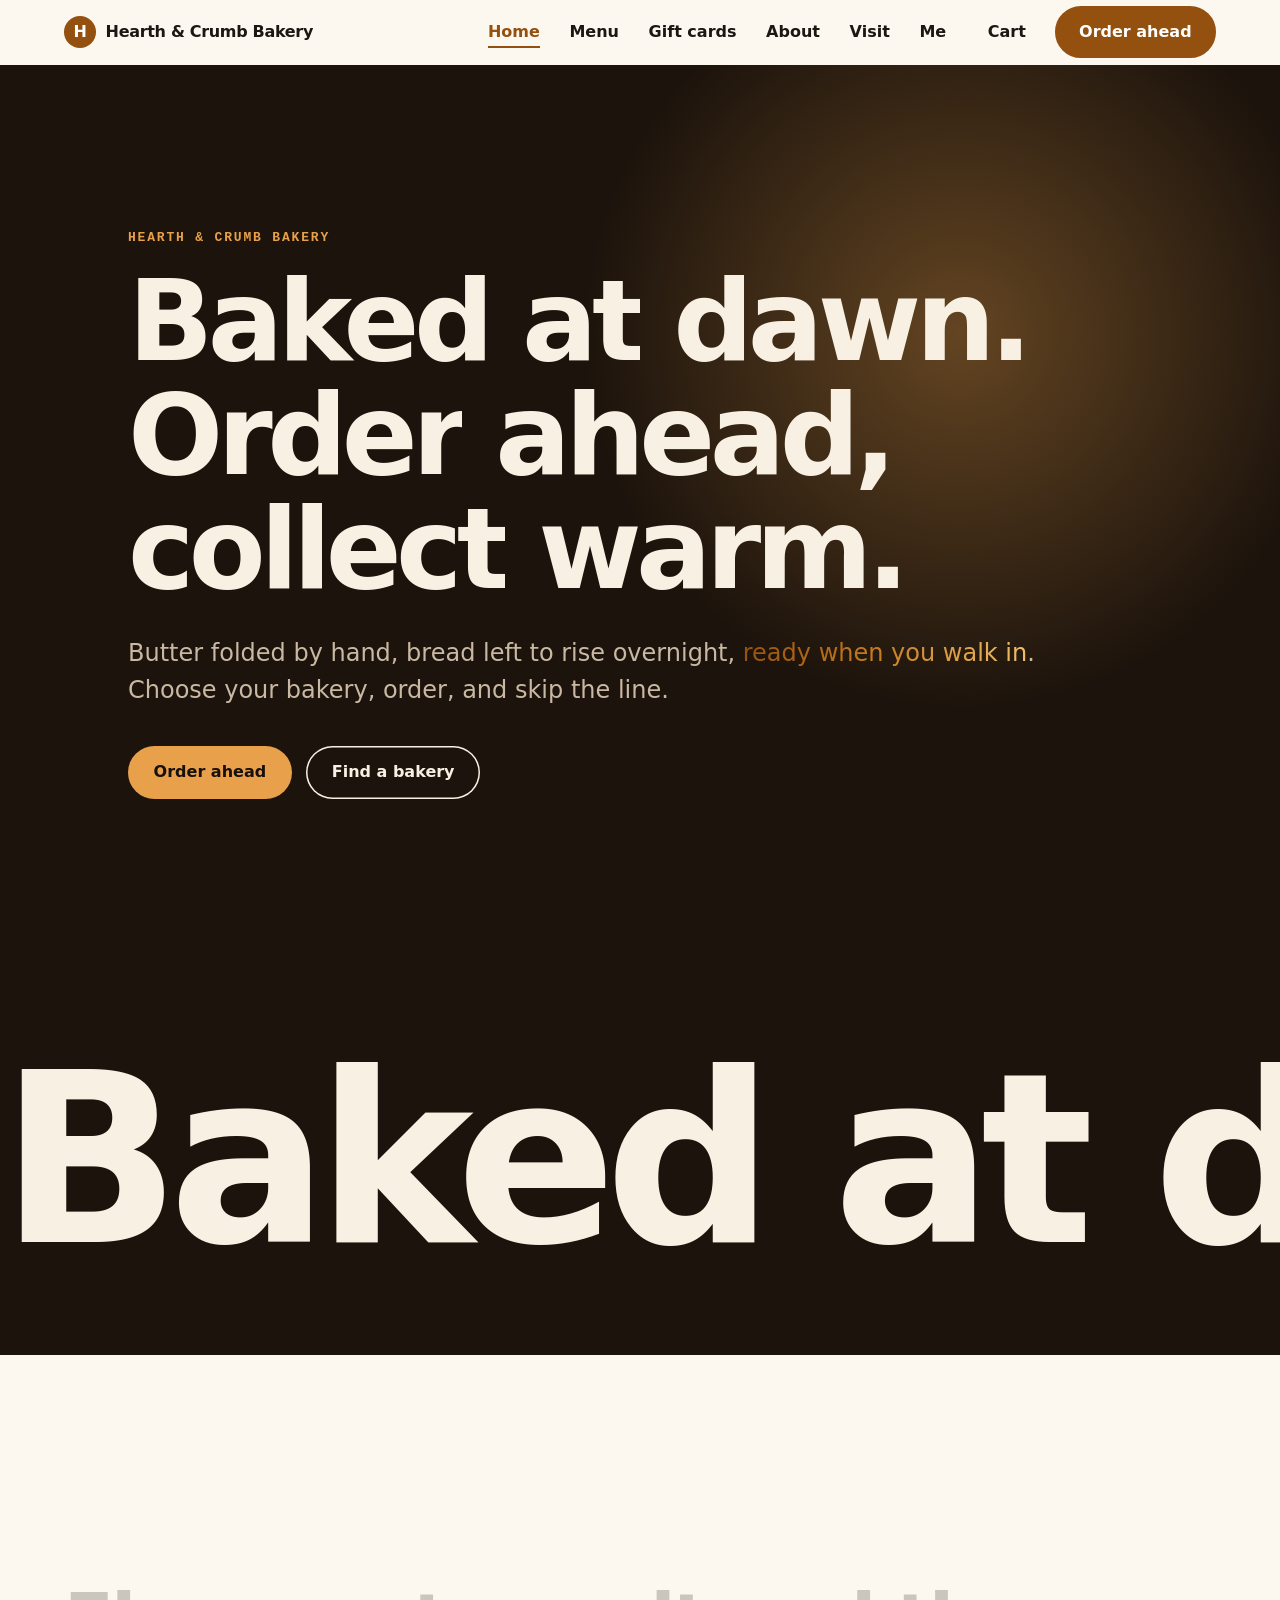
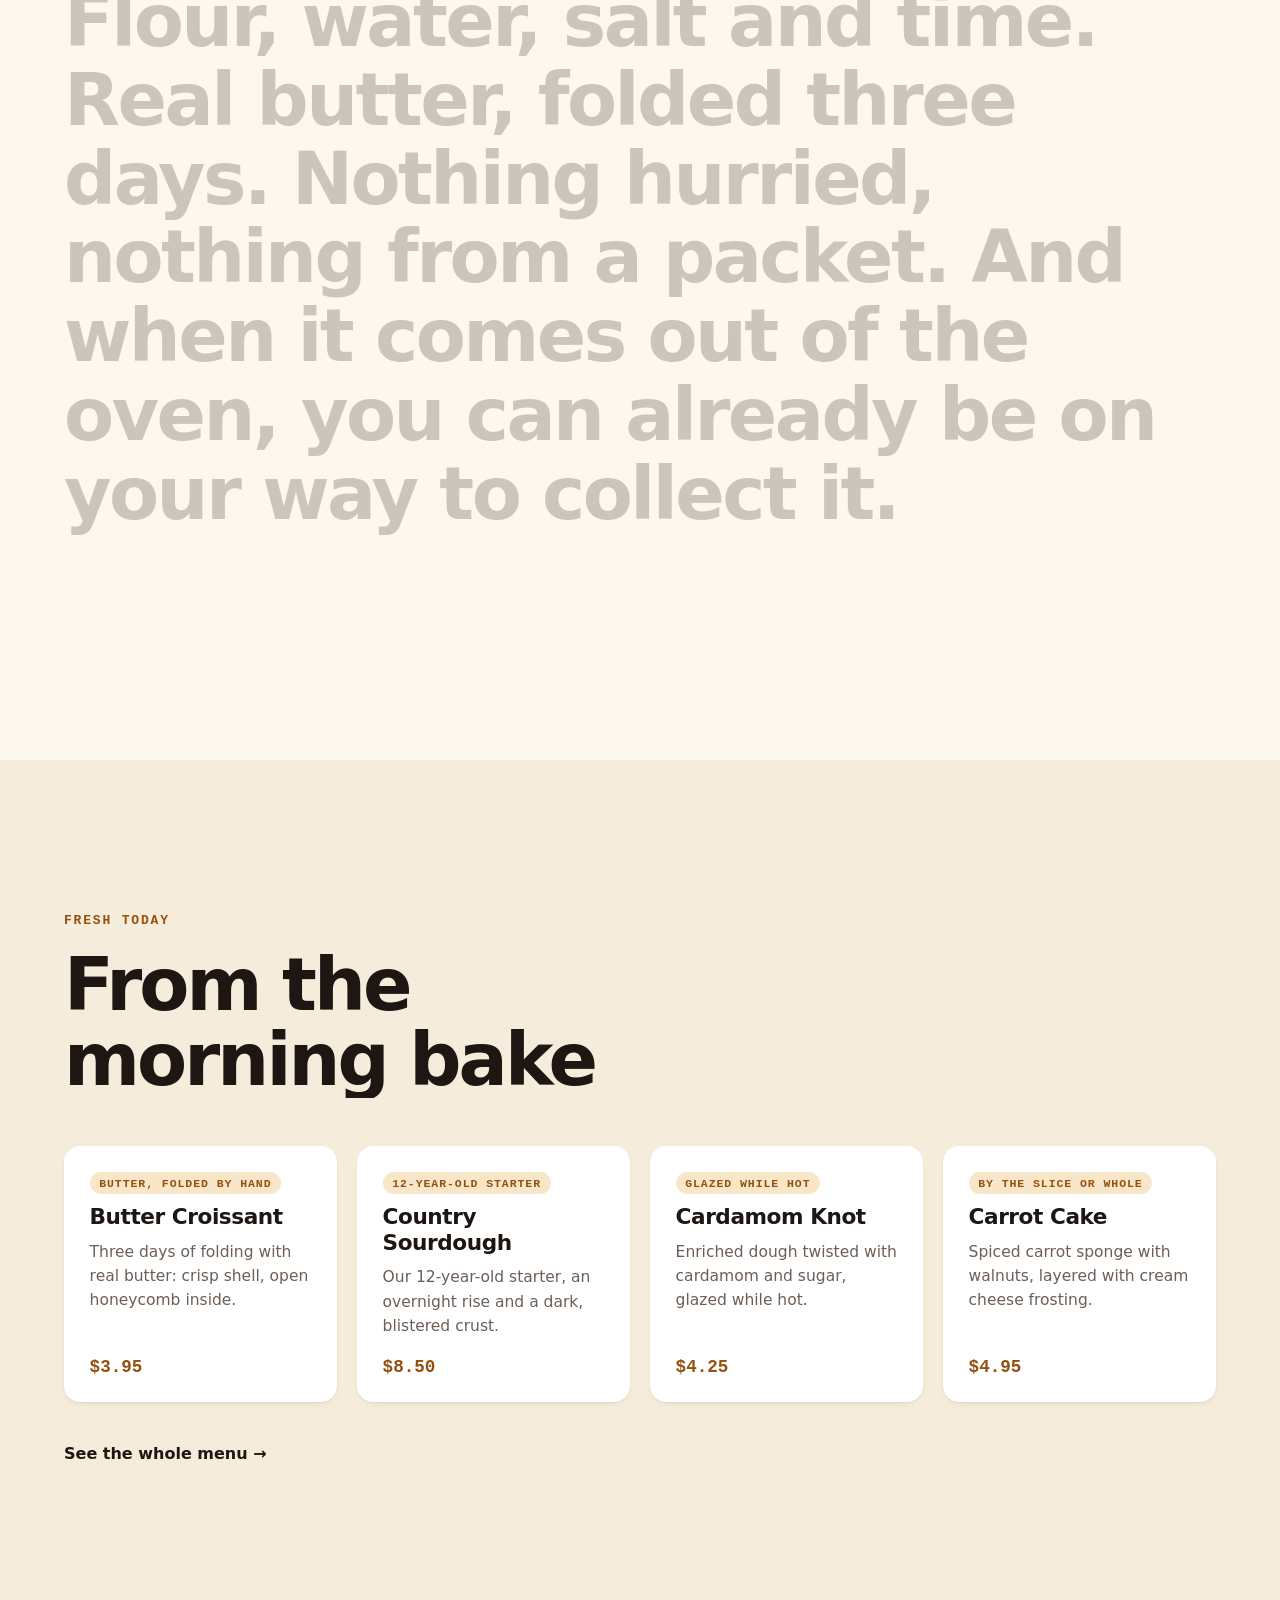
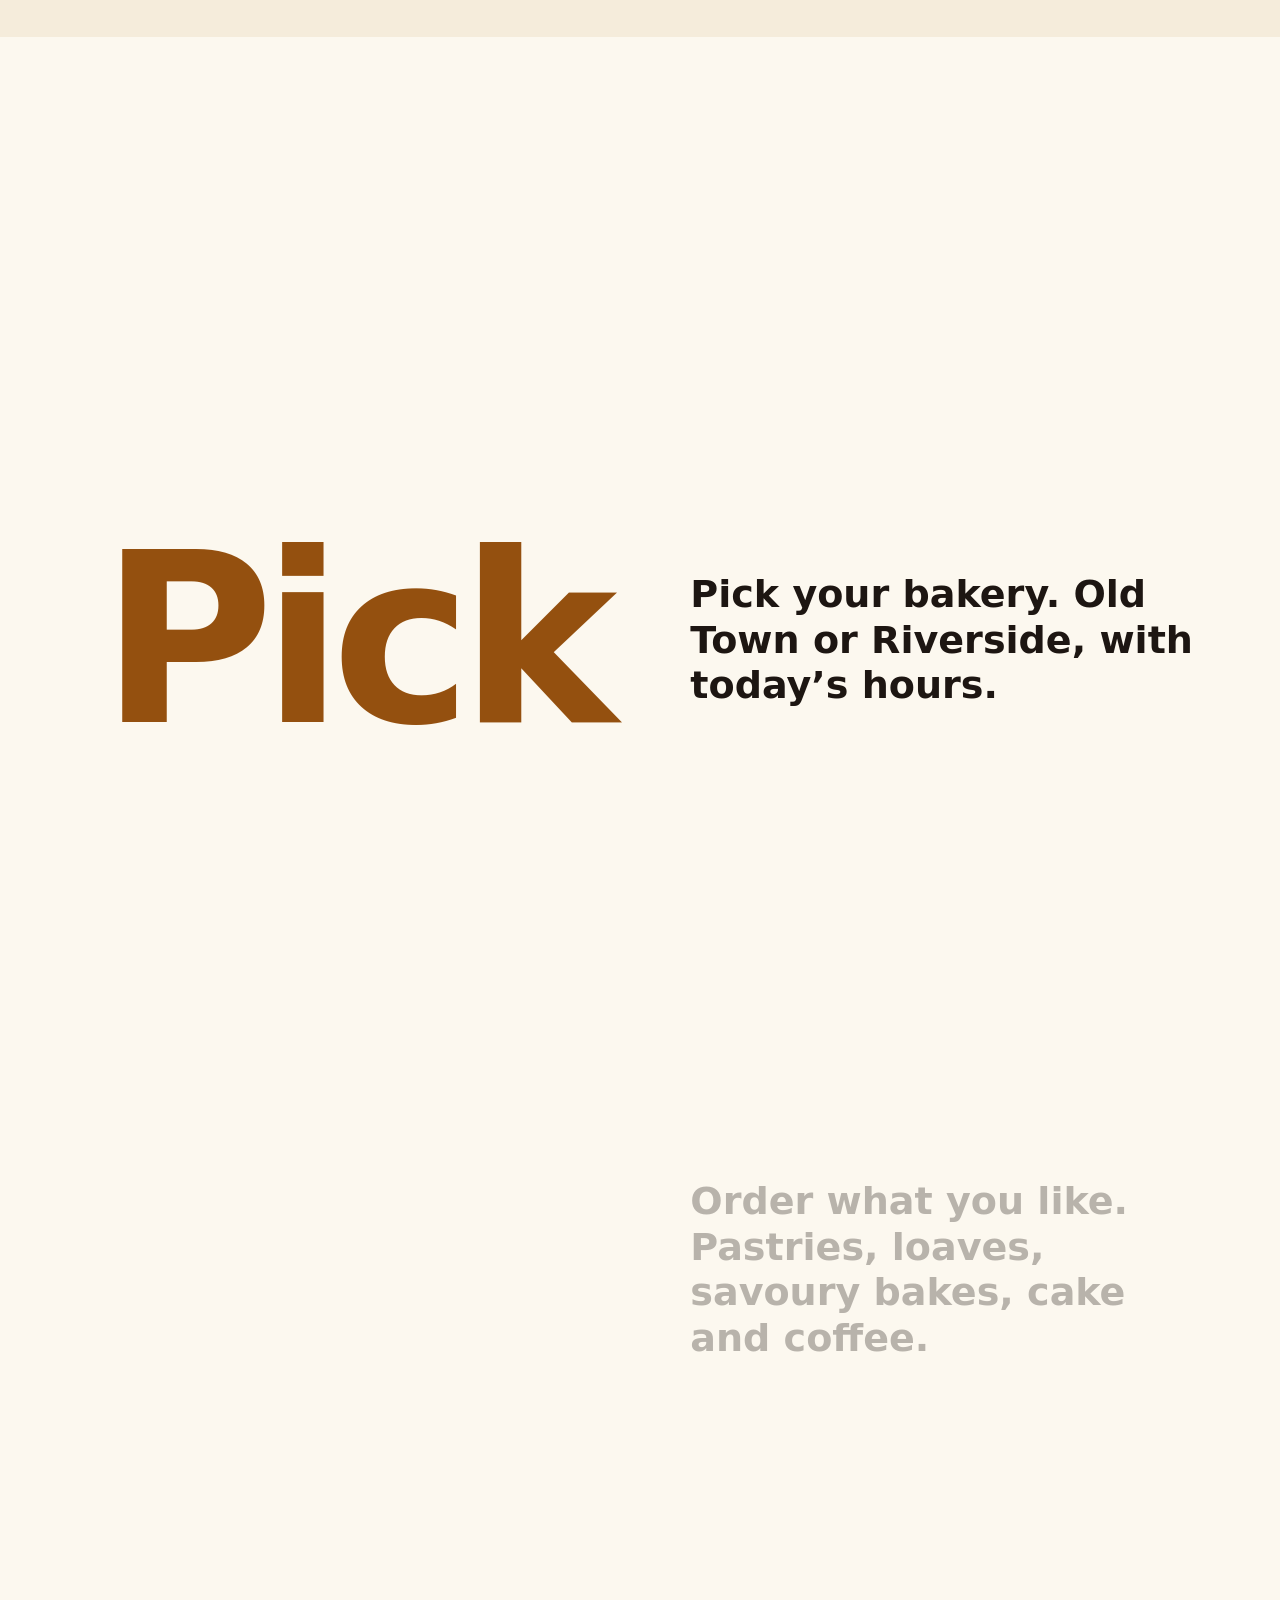
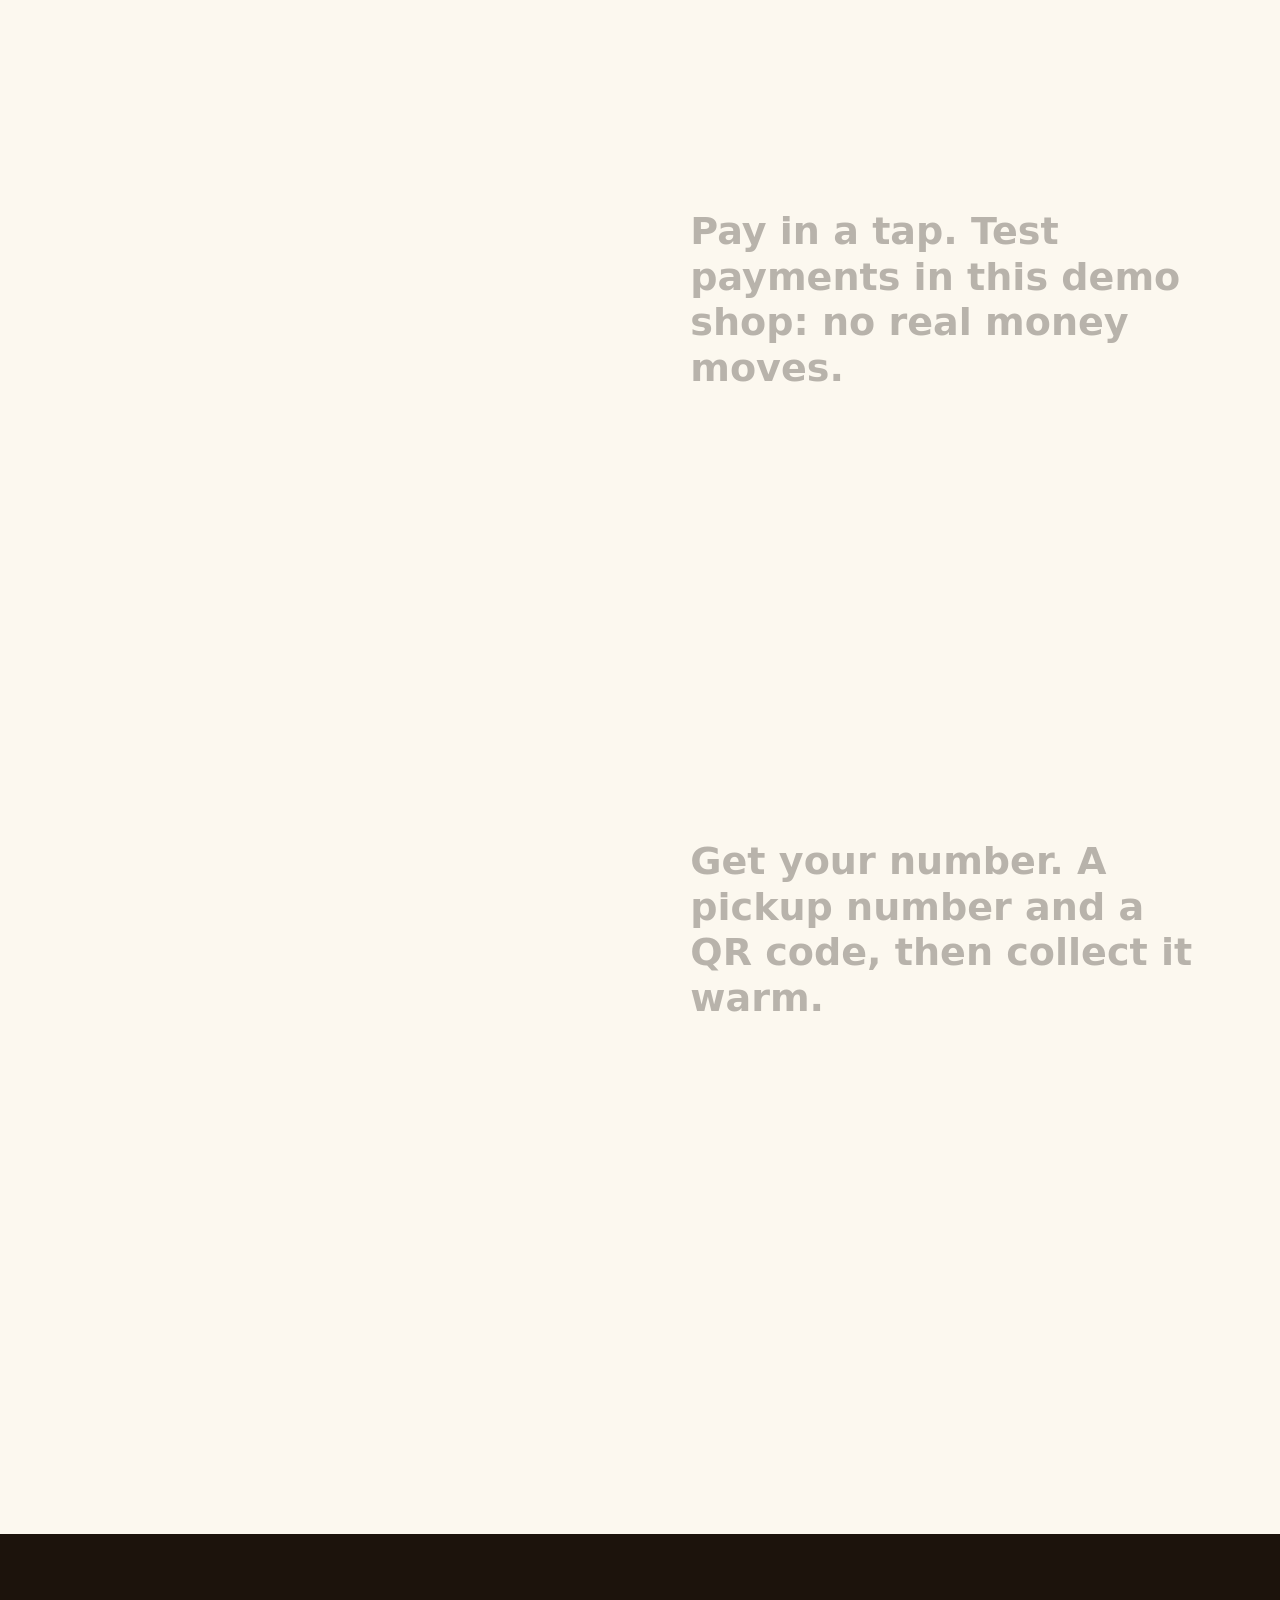
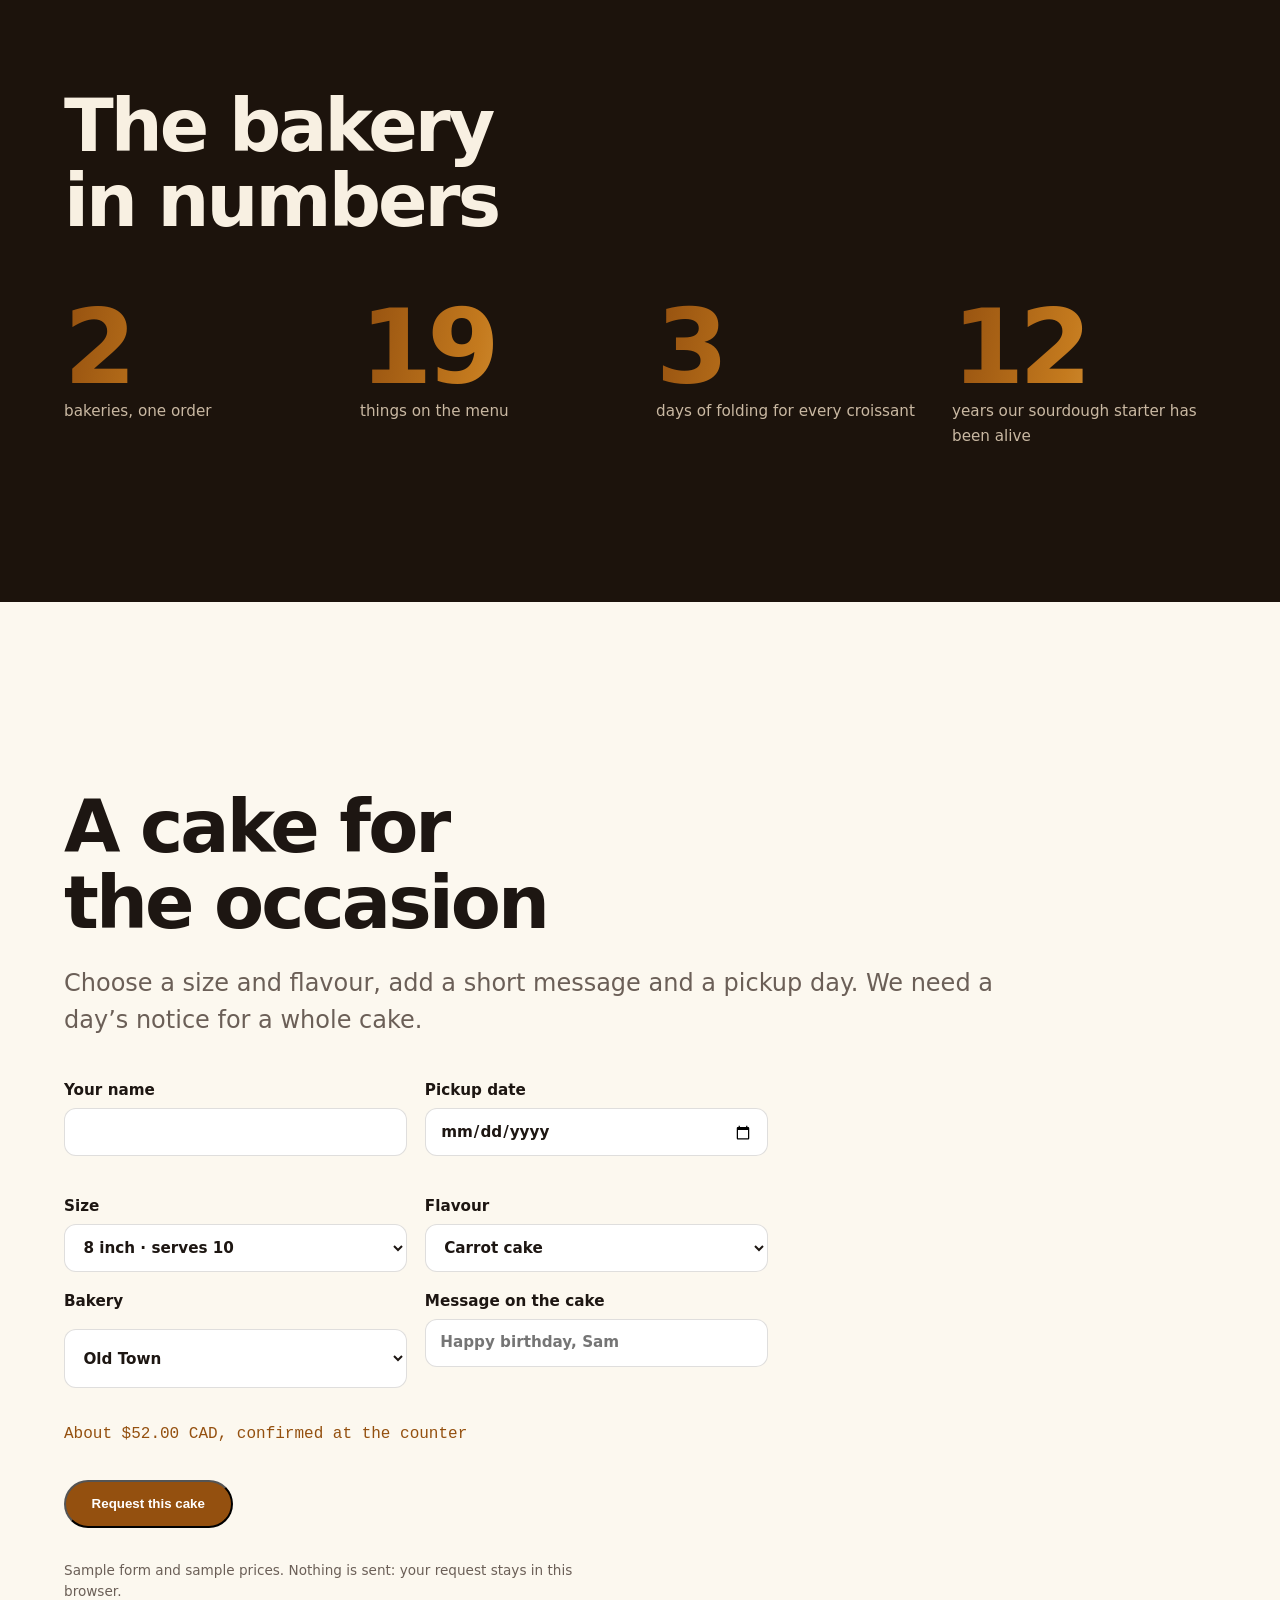
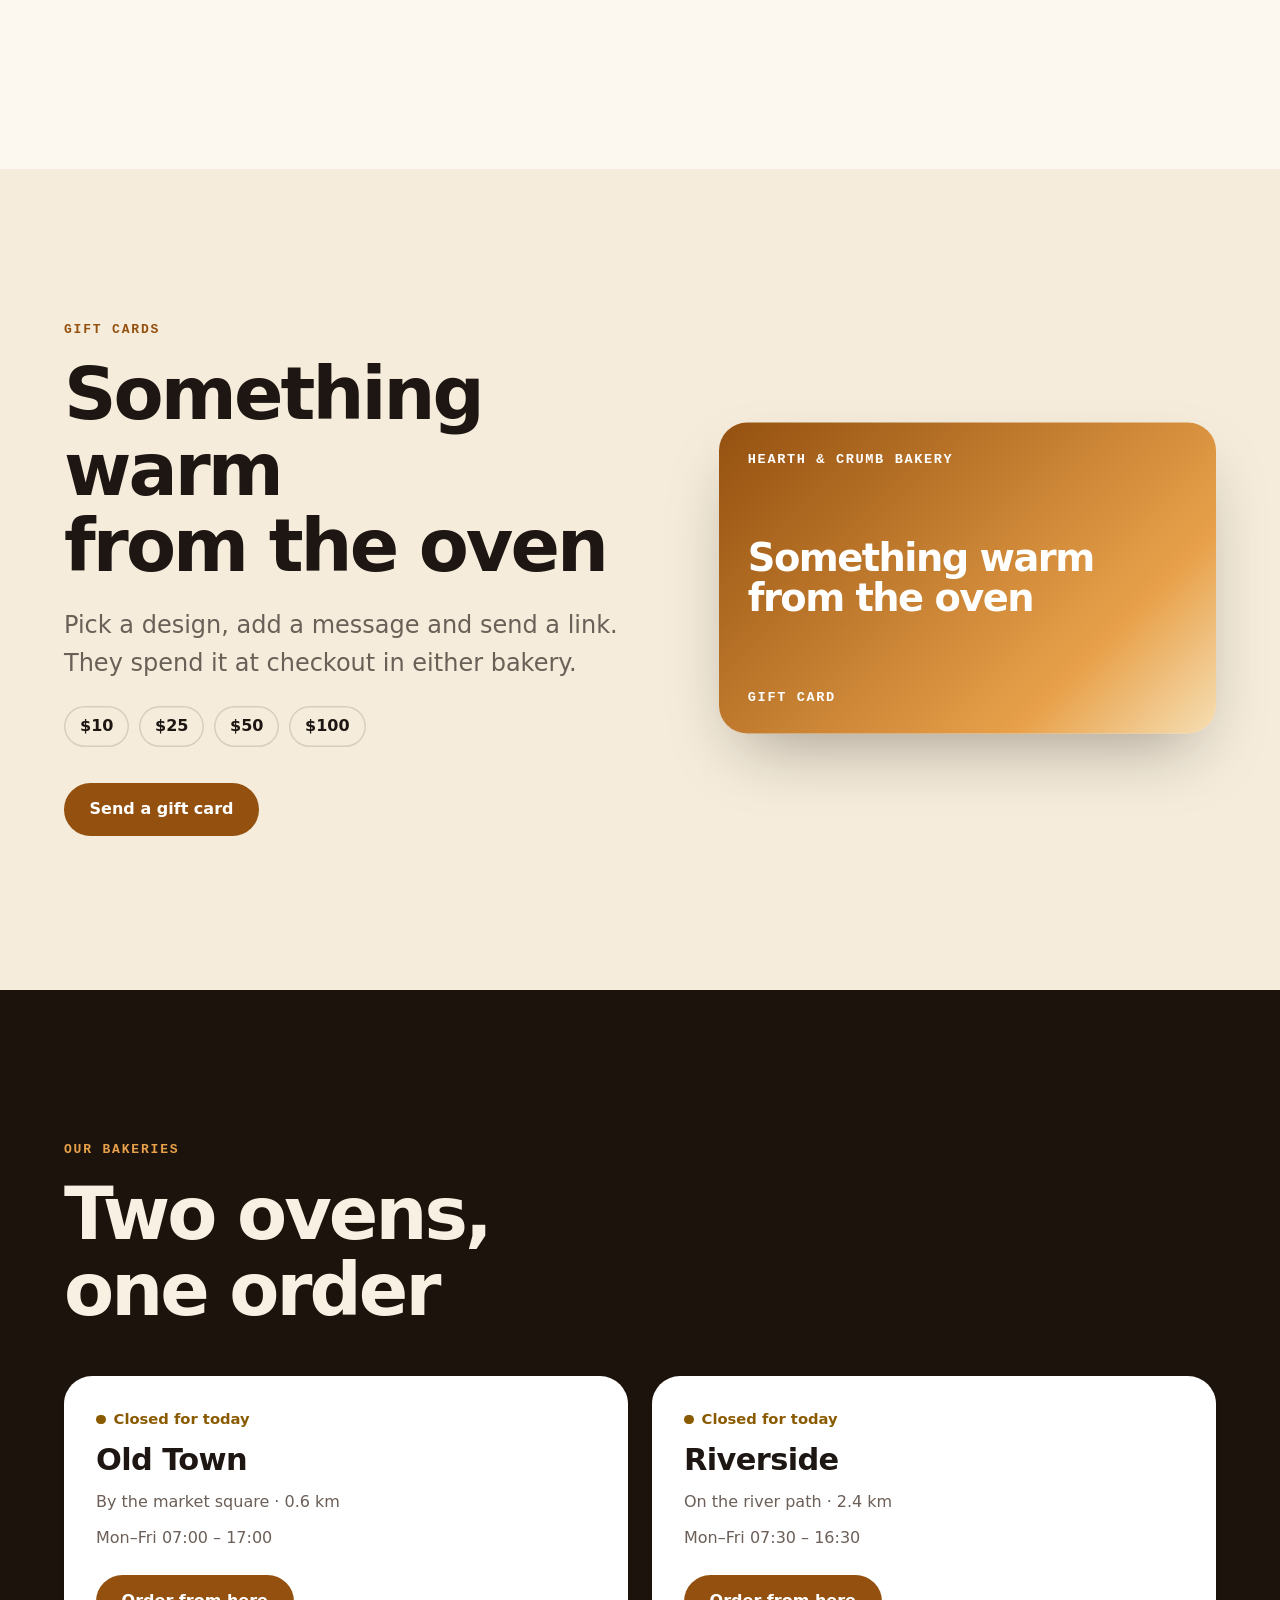
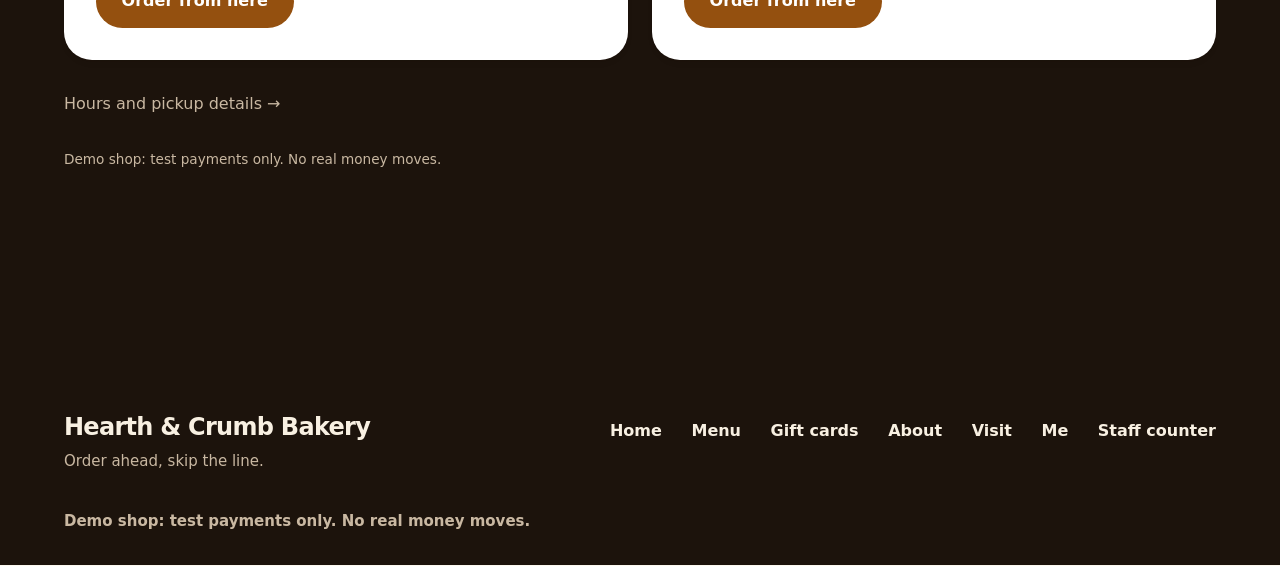
<file: index.html>
<!doctype html>
<html lang="en">
<head>
<meta charset="utf-8">
<meta name="viewport" content="width=device-width, initial-scale=1">
<title>Baked at dawn, order ahead · Hearth &amp; Crumb Bakery</title>
<meta name="description" content="Order ahead at Hearth & Crumb Bakery: butter croissants, long-fermented sourdough, cakes and coffee, ready to collect warm.">
<style>@view-transition { navigation: auto; }</style>
<link rel="stylesheet" href="css/tokens.css">
<link rel="stylesheet" href="css/layout.css">
<link rel="stylesheet" href="css/site.css">
<link rel="stylesheet" href="css/shop/core.css">
</head>
<body class="page-home">
<a class="skip-link" href="#main">Skip to the content</a>
<header class="site-header" id="site-header"></header>
<main id="main" class="fs">

<section class="hero hero-dark">
  <div class="fs-wrap">
    <p class="fs-eyebrow">Hearth &amp; Crumb Bakery</p>
    <h1>Baked at dawn. Order ahead, collect warm.</h1>
    <p class="fs-lead" style="margin-top:1.8rem">Butter folded by hand, bread left to rise overnight, <span data-rotate="cakes for every occasion|ready when you walk in|still warm from the oven">ready when you walk in</span>. Choose your bakery, order, and skip the line.</p>
    <div class="fs-cta"><a class="fs-btn on-dark" href="pages/menu.html">Order ahead</a><a class="fs-btn ghost" href="pages/visit.html">Find a bakery</a></div>
  </div>
</section>

<section class="marquee" aria-hidden="true"><div class="marquee-track"><span>Baked at dawn</span><span>Sourdough</span><span>Butter croissant</span><span>Order ahead</span><span>Collect warm</span></div></section>

<section class="fs-sec"><div class="fs-wrap">
  <p data-fill>Flour, water, salt and time. Real butter, folded three days. Nothing hurried, nothing from a packet. And when it comes out of the oven, you can already be on your way to collect it.</p>
</div></section>

<section class="fs-sec fs-soft"><div class="fs-wrap">
  <p class="fs-eyebrow" data-reveal>Fresh today</p>
  <h2 data-mask>From the<br>morning bake</h2>
  <div class="fs-grid" data-featured="croissant:Butter, folded by hand|sourdough:12-year-old starter|cardamom:Glazed while hot|carrotcake:By the slice or whole"></div>
  <p style="margin-top:2.5rem"><a class="fs-link" href="pages/menu.html"><strong>See the whole menu →</strong></a></p>
  <noscript><p>Butter croissants, country sourdough, cardamom knots and carrot cake. Open the menu to order.</p></noscript>
</div></section>

<section data-scrolly aria-label="How ordering works">
  <div class="scrolly-stage" aria-hidden="true"><div data-scrolly-word>Pick</div></div>
  <div class="scrolly-steps">
    <div data-step="Pick">Pick your bakery. Old Town or Riverside, with today’s hours.</div>
    <div data-step="Order">Order what you like. Pastries, loaves, savoury bakes, cake and coffee.</div>
    <div data-step="Pay">Pay in a tap. Test payments in this demo shop: no real money moves.</div>
    <div data-step="Collect">Get your number. A pickup number and a QR code, then collect it warm.</div>
  </div>
</section>

<section class="fs-sec fs-dark" style="padding-top:var(--section)"><div class="fs-wrap">
  <h2 data-mask>The bakery<br>in numbers</h2>
  <div class="fs-nums">
    <div class="fs-num" data-reveal><b data-stat="stores" data-count="2">2</b><span>bakeries, one order</span></div>
    <div class="fs-num" data-reveal><b data-stat="items" data-count="19">19</b><span>things on the menu</span></div>
    <div class="fs-num" data-reveal><b data-count="3">3</b><span>days of folding for every croissant</span></div>
    <div class="fs-num" data-reveal><b data-count="12">12</b><span>years our sourdough starter has been alive</span></div>
  </div>
</div></section>

<section class="fs-sec" id="cakes"><div class="fs-wrap">
  <p class="fs-eyebrow" data-reveal>Whole cakes</p>
  <h2 data-mask>A cake for<br>the occasion</h2>
  <p class="fs-lead" data-reveal>Choose a size and flavour, add a short message and a pickup day. We need a day’s notice for a whole cake.</p>
  <form class="fs-form" id="cake-form" novalidate>
    <label>Your name<input id="cake-name" name="name" autocomplete="name" required aria-describedby="cake-name-err"><span class="fs-err" id="cake-name-err" role="alert"></span></label>
    <label>Pickup date<input id="cake-date" name="date" type="date" required aria-describedby="cake-date-err"><span class="fs-err" id="cake-date-err" role="alert"></span></label>
    <label>Size<select name="size"><option value="6">6 inch · serves 6</option><option value="8" selected>8 inch · serves 10</option><option value="10">10 inch · serves 16</option></select></label>
    <label>Flavour<select name="flavour"><option>Carrot cake</option><option>Lemon drizzle</option><option>Dark chocolate torte</option></select></label>
    <label>Bakery<select name="store"><option>Old Town</option><option>Riverside</option></select></label>
    <label>Message on the cake<input id="cake-msg" name="msg" maxlength="60" placeholder="Happy birthday, Sam" aria-describedby="cake-msg-err"><span class="fs-err" id="cake-msg-err" role="alert"></span></label>
    <p class="fs-est full" id="cake-est" aria-live="polite"></p>
    <div class="full"><button class="fs-btn" type="submit">Request this cake</button></div>
  </form>
  <div id="cake-out" tabindex="-1" role="status" hidden></div>
  <p class="fs-demo">Sample form and sample prices. Nothing is sent: your request stays in this browser.</p>
</div></section>

<section class="fs-sec fs-soft"><div class="fs-wrap fs-gift">
  <div>
    <p class="fs-eyebrow" data-reveal>Gift cards</p>
    <h2 data-mask>Something warm<br>from the oven</h2>
    <p class="fs-lead" data-reveal>Pick a design, add a message and send a link. They spend it at checkout in either bakery.</p>
    <ul class="fs-amounts" aria-label="Popular amounts"><li>$10</li><li>$25</li><li>$50</li><li>$100</li></ul>
    <div class="fs-cta"><a class="fs-btn" href="pages/gift-cards.html">Send a gift card</a></div>
  </div>
  <div aria-hidden="true"><div class="fs-giftcard" data-parallax=".05"><span>Hearth &amp; Crumb Bakery</span><strong>Something warm from the oven</strong><span>Gift card</span></div></div>
</div></section>

<section class="fs-sec fs-dark"><div class="fs-wrap">
  <p class="fs-eyebrow" data-reveal>Our bakeries</p>
  <h2 data-mask>Two ovens,<br>one order</h2>
  <div class="fs-stores" data-stores="short"></div>
  <p style="margin-top:2rem"><a class="fs-link" href="pages/visit.html">Hours and pickup details →</a></p>
  <p class="fs-demo">Demo shop: test payments only. No real money moves.</p>
</div></section>
</main>
<footer class="site-footer" id="site-footer"></footer>
<script src="js/nav.js" defer></script>
<script src="js/motion.js" defer></script>
<script src="js/app.js" defer></script>
<script src="js/shop/core.js" defer></script>
<script src="js/shop/cart.js" defer></script>
</body>
</html>
</file>
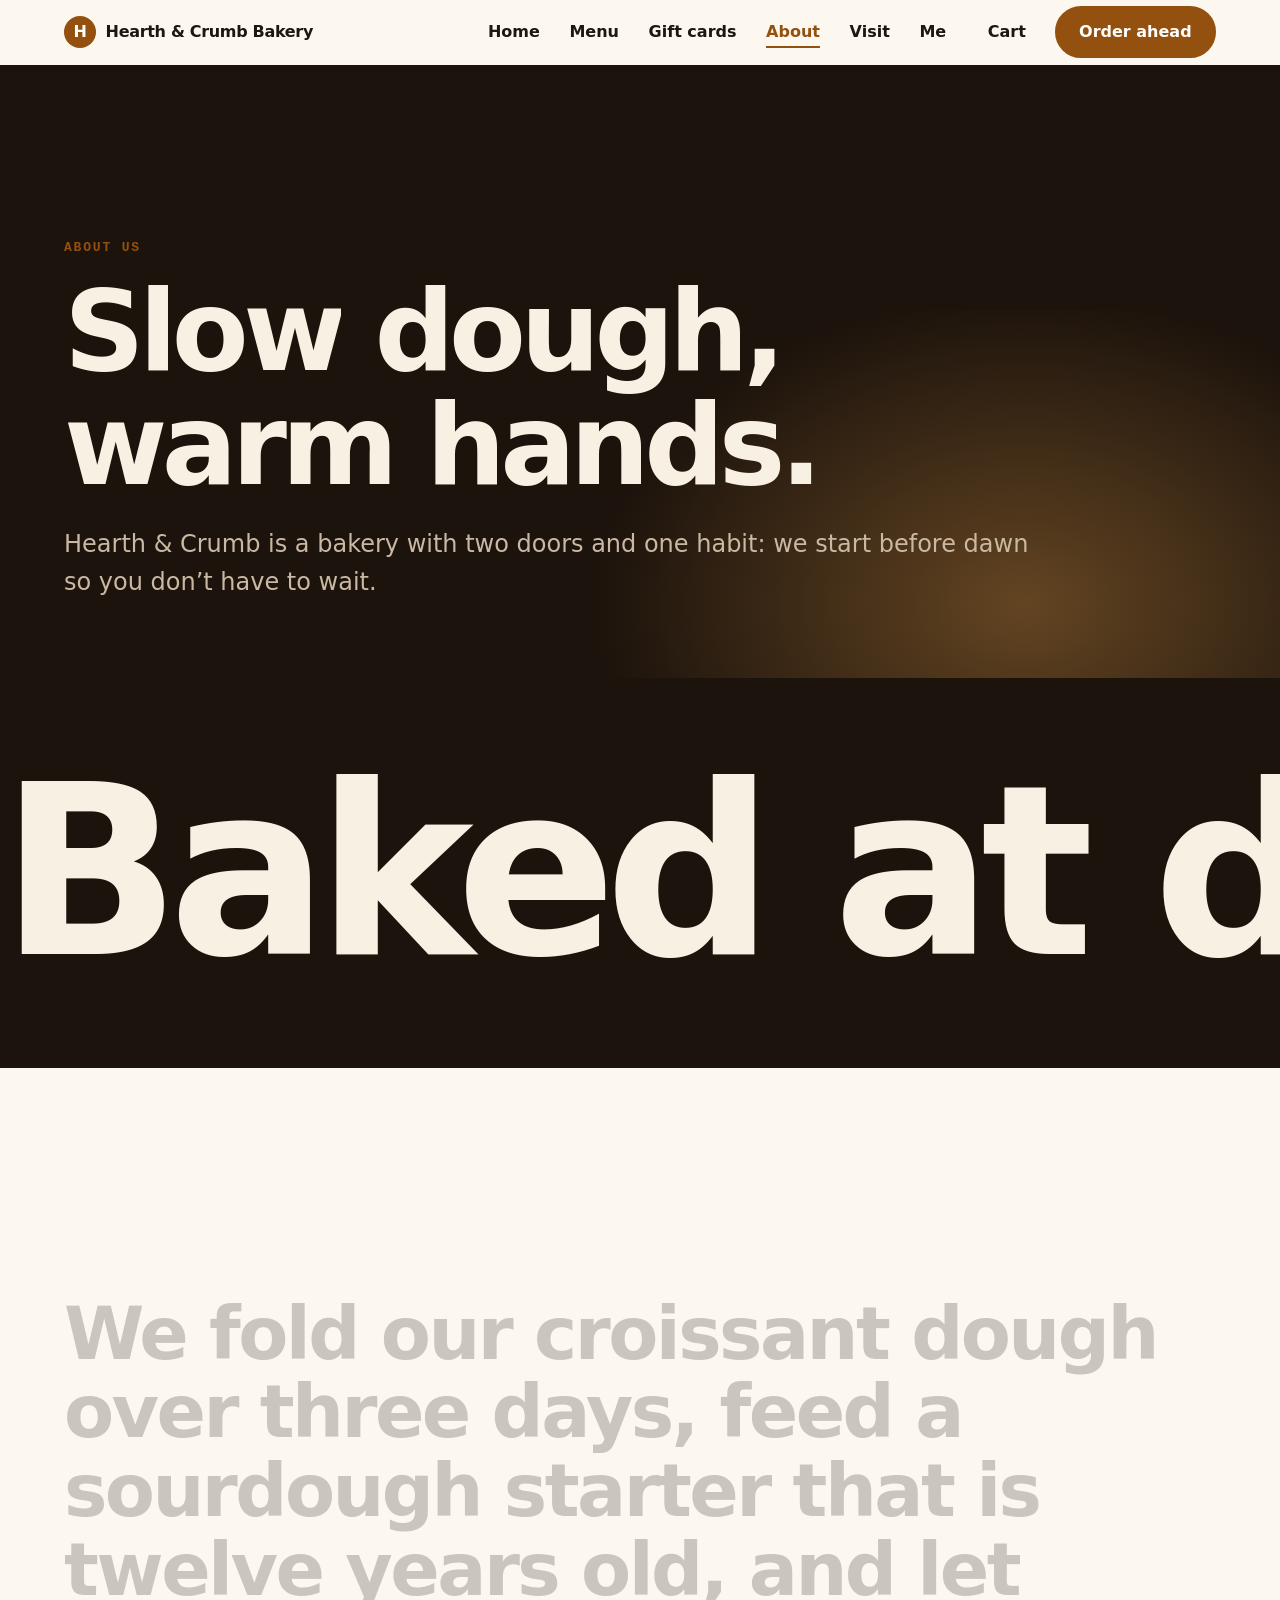
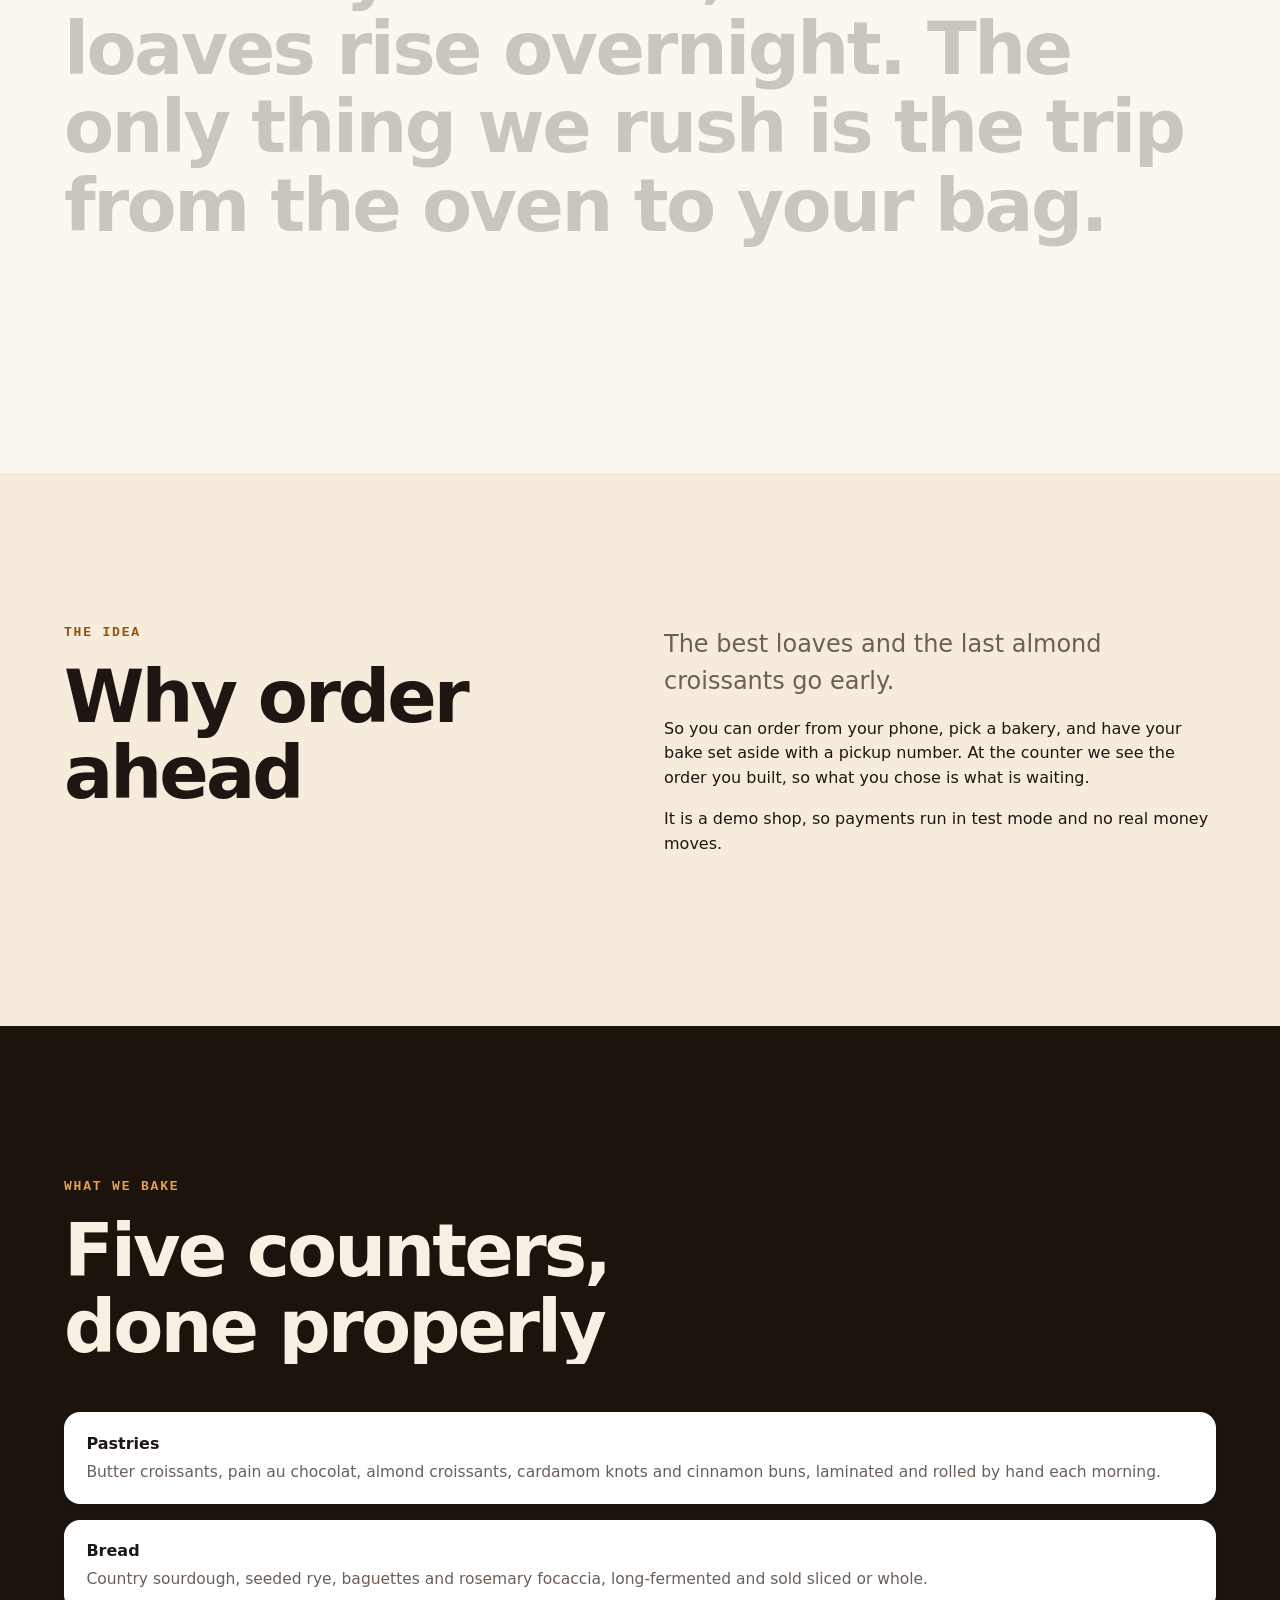
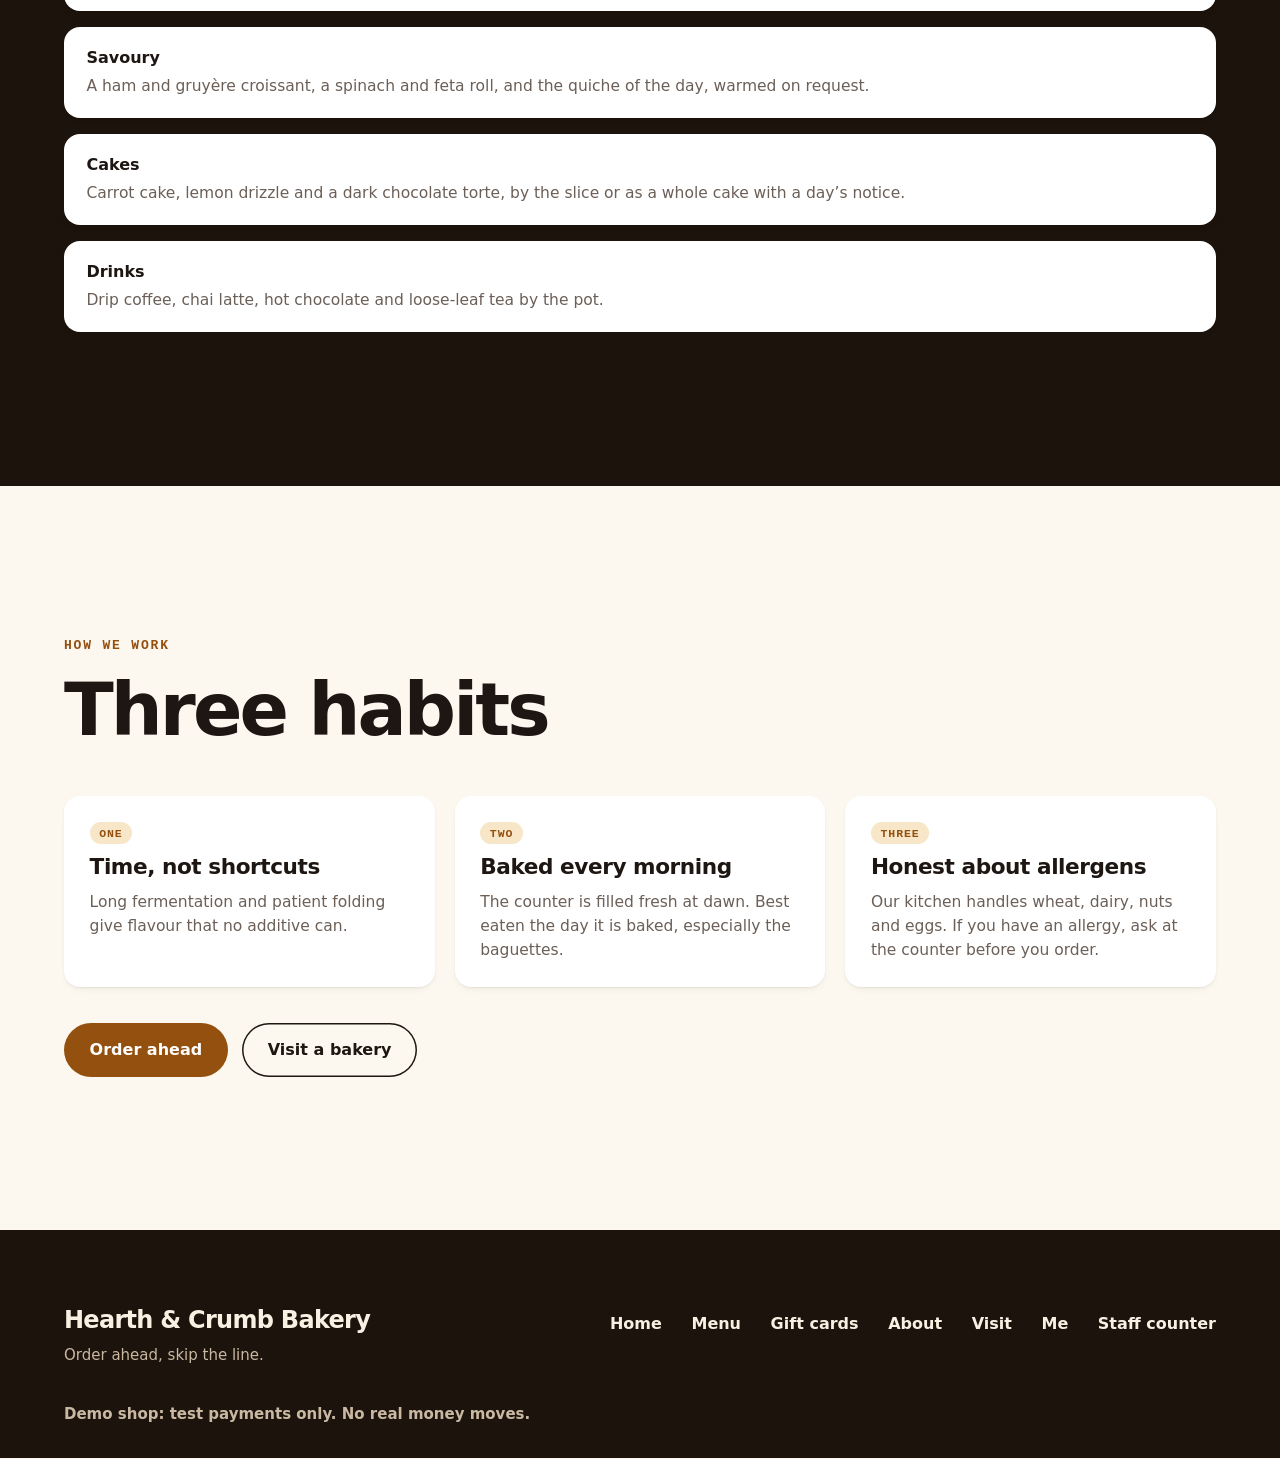
<file: pages/about.html>
<!doctype html>
<html lang="en">
<head>
<meta charset="utf-8">
<meta name="viewport" content="width=device-width, initial-scale=1">
<title>About · Hearth &amp; Crumb Bakery</title>
<meta name="description" content="The story behind Hearth & Crumb Bakery: slow dough, real butter and a bakery you can order from ahead.">
<style>@view-transition { navigation: auto; }</style>
<link rel="stylesheet" href="../css/tokens.css">
<link rel="stylesheet" href="../css/layout.css">
<link rel="stylesheet" href="../css/site.css">
<link rel="stylesheet" href="../css/shop/core.css">
</head>
<body class="page-about">
<a class="skip-link" href="#main">Skip to the content</a>
<header class="site-header" id="site-header"></header>
<main id="main" class="fs">

<section class="fs-head"><div class="fs-wrap">
  <p class="fs-eyebrow">About us</p>
  <h1 data-split>Slow dough, warm hands.</h1>
  <p class="fs-lead">Hearth &amp; Crumb is a bakery with two doors and one habit: we start before dawn so you don’t have to wait.</p>
</div></section>

<section class="marquee" aria-hidden="true"><div class="marquee-track"><span>Baked at dawn</span><span>Sourdough</span><span>Butter croissant</span><span>Order ahead</span><span>Collect warm</span></div></section>

<section class="fs-sec"><div class="fs-wrap">
  <p data-fill>We fold our croissant dough over three days, feed a sourdough starter that is twelve years old, and let loaves rise overnight. The only thing we rush is the trip from the oven to your bag.</p>
</div></section>

<section class="fs-sec fs-soft"><div class="fs-wrap fs-two">
  <div><p class="fs-eyebrow" data-reveal>The idea</p><h2 data-mask>Why order ahead</h2></div>
  <div data-reveal><p class="fs-lead" style="margin-top:0">The best loaves and the last almond croissants go early.</p>
  <p>So you can order from your phone, pick a bakery, and have your bake set aside with a pickup number. At the counter we see the order you built, so what you chose is what is waiting.</p>
  <p>It is a demo shop, so payments run in test mode and no real money moves.</p></div>
</div></section>

<section class="fs-sec fs-dark"><div class="fs-wrap">
  <p class="fs-eyebrow" data-reveal>What we bake</p>
  <h2 data-mask>Five counters,<br>done properly</h2>
  <ul class="fs-list" style="margin-top:3rem">
    <li data-reveal><b>Pastries</b><span>Butter croissants, pain au chocolat, almond croissants, cardamom knots and cinnamon buns, laminated and rolled by hand each morning.</span></li>
    <li data-reveal><b>Bread</b><span>Country sourdough, seeded rye, baguettes and rosemary focaccia, long-fermented and sold sliced or whole.</span></li>
    <li data-reveal><b>Savoury</b><span>A ham and gruyère croissant, a spinach and feta roll, and the quiche of the day, warmed on request.</span></li>
    <li data-reveal><b>Cakes</b><span>Carrot cake, lemon drizzle and a dark chocolate torte, by the slice or as a whole cake with a day’s notice.</span></li>
    <li data-reveal><b>Drinks</b><span>Drip coffee, chai latte, hot chocolate and loose-leaf tea by the pot.</span></li>
  </ul>
</div></section>

<section class="fs-sec"><div class="fs-wrap">
  <p class="fs-eyebrow" data-reveal>How we work</p>
  <h2 data-mask>Three habits</h2>
  <div class="fs-grid">
    <article class="fs-card" data-reveal><span class="fs-tag">One</span><h3>Time, not shortcuts</h3><p>Long fermentation and patient folding give flavour that no additive can.</p></article>
    <article class="fs-card" data-reveal><span class="fs-tag">Two</span><h3>Baked every morning</h3><p>The counter is filled fresh at dawn. Best eaten the day it is baked, especially the baguettes.</p></article>
    <article class="fs-card" data-reveal><span class="fs-tag">Three</span><h3>Honest about allergens</h3><p>Our kitchen handles wheat, dairy, nuts and eggs. If you have an allergy, ask at the counter before you order.</p></article>
  </div>
  <div class="fs-cta"><a class="fs-btn" href="menu.html">Order ahead</a><a class="fs-btn ghost" href="visit.html">Visit a bakery</a></div>
</div></section>
</main>
<footer class="site-footer" id="site-footer"></footer>
<script src="../js/nav.js" defer></script>
<script src="../js/motion.js" defer></script>
<script src="../js/app.js" defer></script>
<script src="../js/shop/core.js" defer></script>
<script src="../js/shop/cart.js" defer></script>
</body>
</html>
</file>
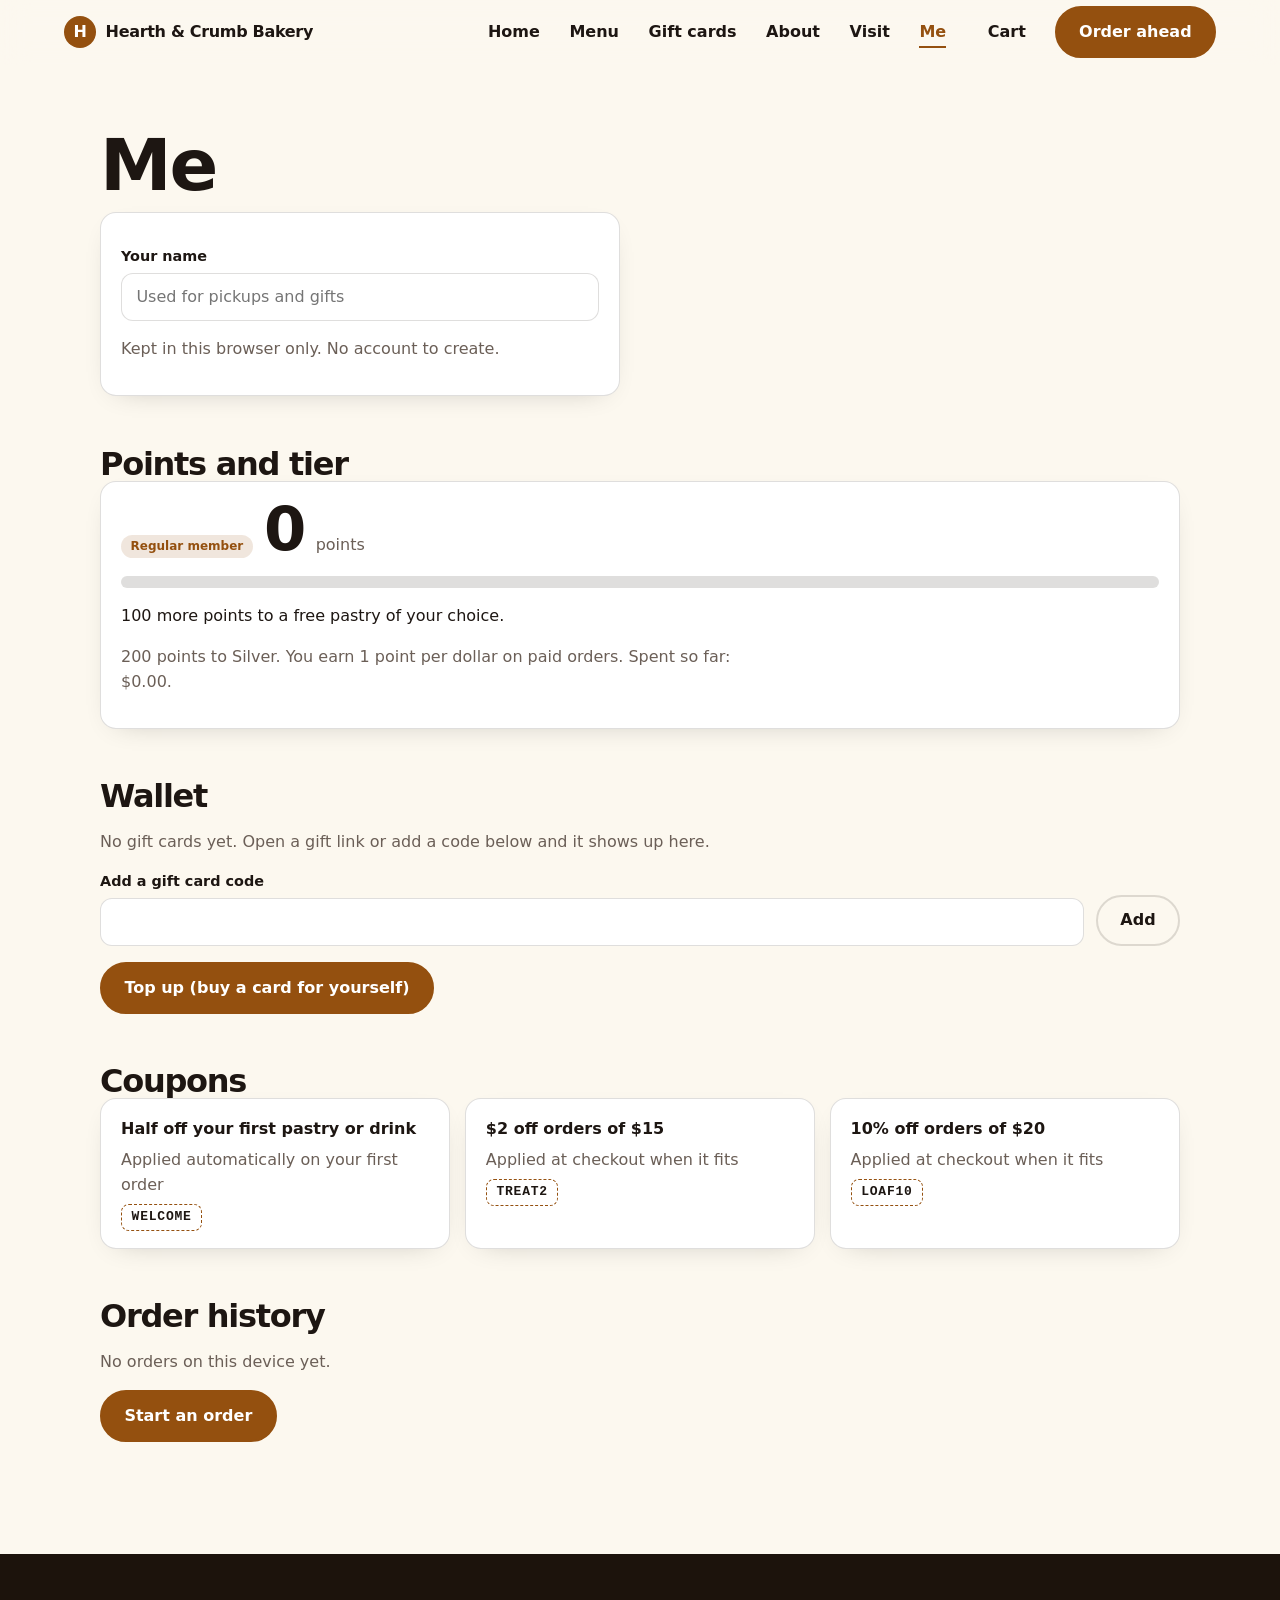
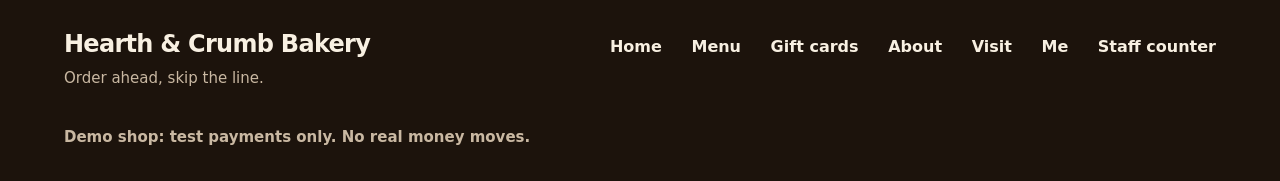
<file: pages/account.html>
<!doctype html>
<html lang="en">
<head>
<meta charset="utf-8">
<meta name="viewport" content="width=device-width, initial-scale=1">
<title>Me · Hearth &amp; Crumb Bakery</title>
<meta name="description" content="Your orders, gift cards, coupons and points.">
<link rel="stylesheet" href="../css/tokens.css">
<link rel="stylesheet" href="../css/layout.css">
<link rel="stylesheet" href="../css/site.css">
<link rel="stylesheet" href="../css/shop/core.css">
<link rel="stylesheet" href="../css/shop/gifts.css">
<style>@view-transition { navigation: auto; }</style>
</head>
<body class="gift-page">
<a class="skip-link" href="#main">Skip to content</a>
<header class="site-header" id="site-header"></header>
<main id="main" class="gc acct">
  <h1 class="gc-title">Me</h1>
  <div id="acct-root" aria-live="polite"><noscript><p>Your account needs JavaScript to show your orders.</p></noscript><p class="shop-muted">Loading your account…</p></div>
</main>
<footer class="site-footer" id="site-footer"></footer>
<script src="../js/nav.js" defer></script>
<script src="../js/motion.js" defer></script>
<script src="../js/app.js" defer></script>
<script src="../js/shop/core.js" defer></script>
<script src="../js/shop/cart.js" defer></script>
<script src="../js/shop/account.js" defer></script>
</body></html>
</file>
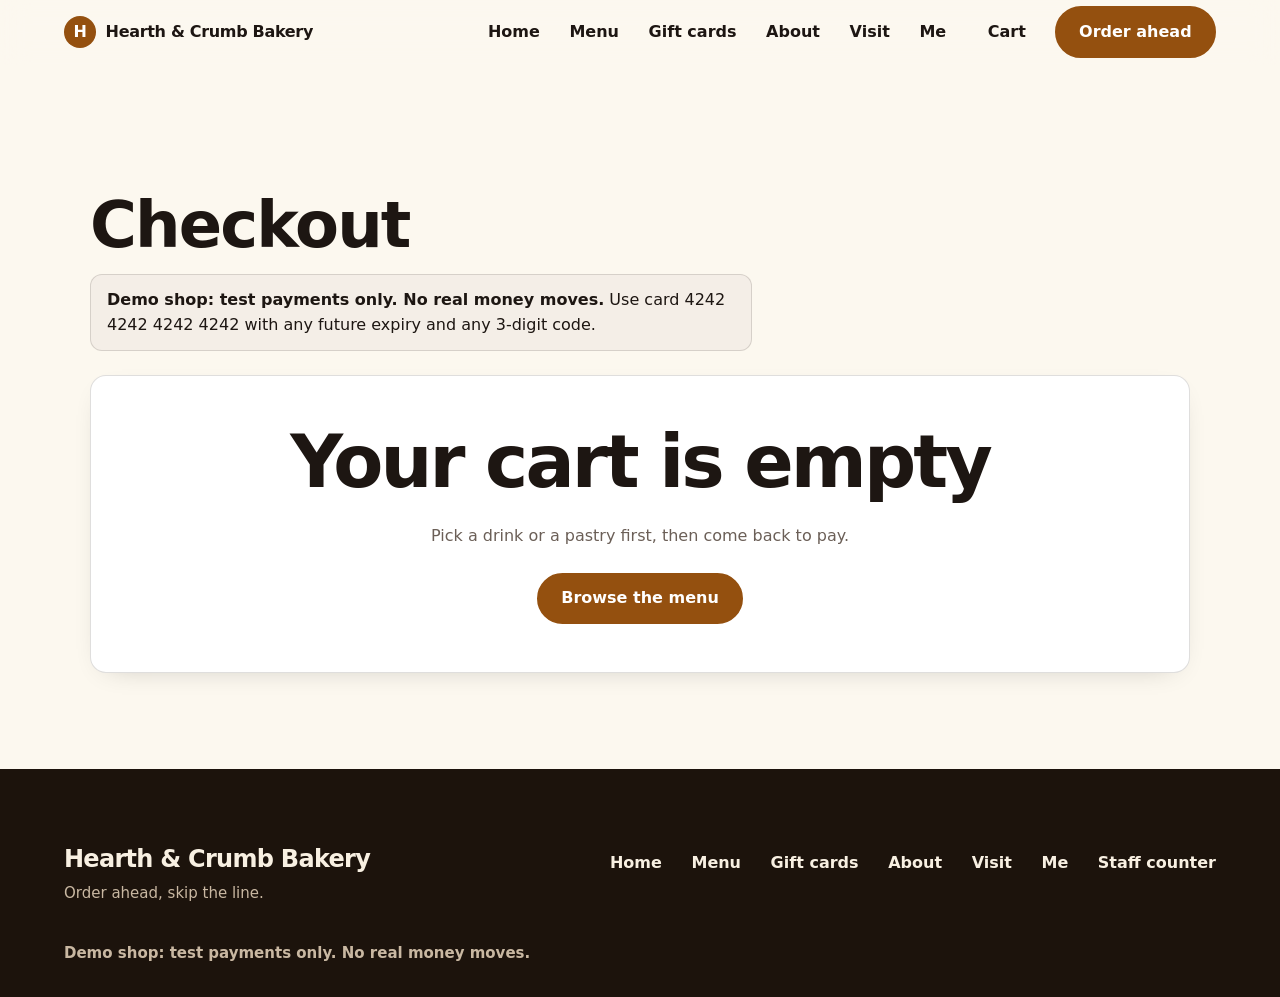
<file: pages/checkout.html>
<!doctype html>
<html lang="en">
<head>
<meta charset="utf-8">
<meta name="viewport" content="width=device-width, initial-scale=1">
<title>Checkout · Hearth &amp; Crumb Bakery</title>
<meta name="description" content="Check out at Hearth &amp; Crumb Bakery: choose your bakery and pickup time, then pay with a test card.">
<style>@view-transition { navigation: auto; }</style>
<link rel="stylesheet" href="../css/tokens.css">
<link rel="stylesheet" href="../css/layout.css">
<link rel="stylesheet" href="../css/site.css">
<link rel="stylesheet" href="../css/shop/core.css">
<link rel="stylesheet" href="../css/shop/checkout.css">
</head>
<body class="page-checkout">
<a class="skip-link" href="#checkout-main">Skip to checkout</a>
<header class="site-header" id="site-header"></header>
<main id="checkout-main" class="co">
  <h1>Checkout</h1>
  <div id="co-banner" role="status" aria-live="polite"></div>
  <p class="shop-notice co-demo"><strong>Demo shop: test payments only. No real money moves.</strong> Use card 4242 4242 4242 4242 with any future expiry and any 3-digit code.</p>
  <noscript><p class="shop-notice">Checkout needs JavaScript. Without it, you can still read the menu.</p></noscript>
  <div id="co-root" class="co-grid"><p class="shop-muted">Loading your cart…</p></div>
</main>
<footer class="site-footer" id="site-footer"></footer>
<script src="../js/nav.js" defer></script>
<script src="../js/motion.js" defer></script>
<script src="../js/app.js" defer></script>
<script src="../js/shop/core.js" defer></script>
<script src="../js/shop/cart.js" defer></script>
<script src="../js/shop/checkout.js" defer></script>
</body>
</html>
</file>
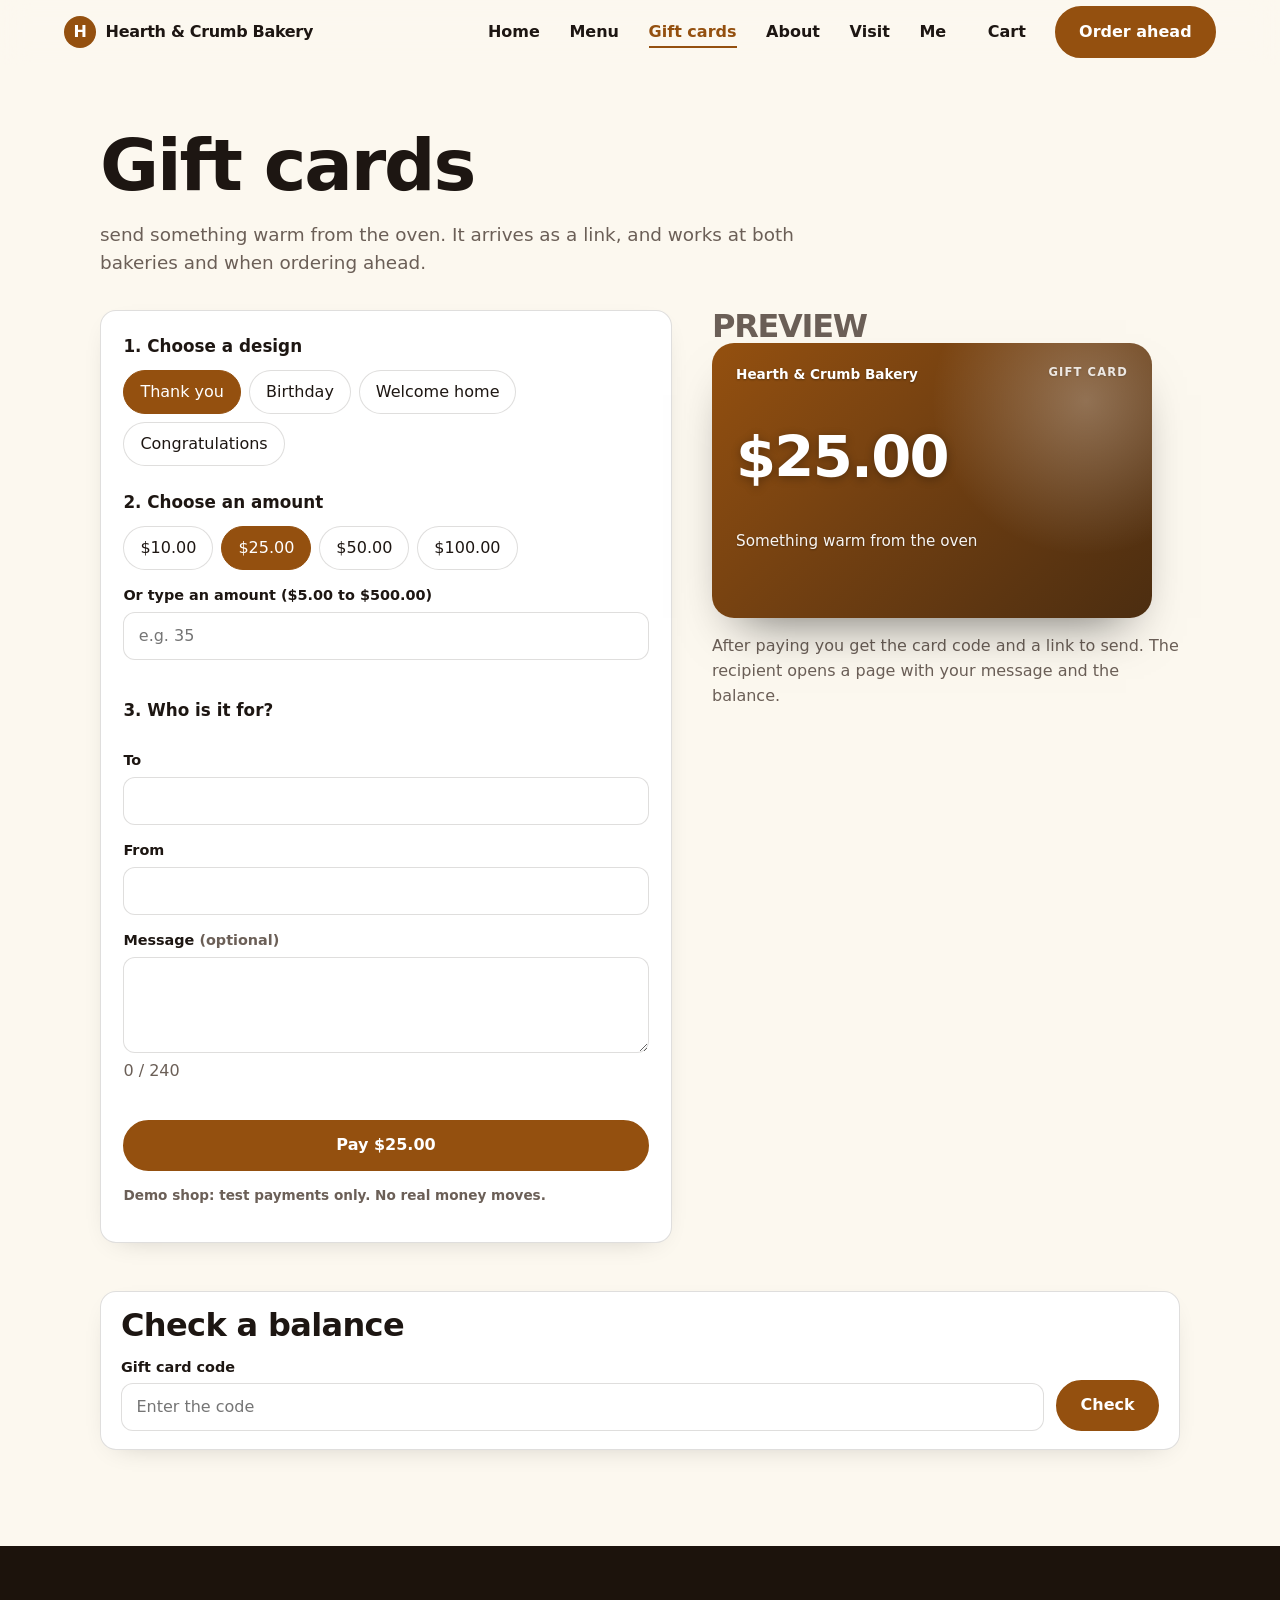
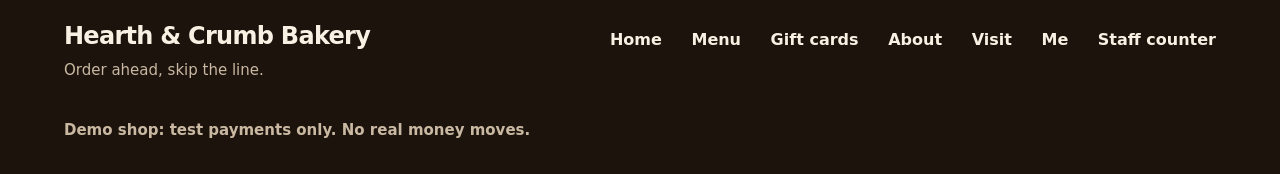
<file: pages/gift-cards.html>
<!doctype html>
<html lang="en">
<head>
<meta charset="utf-8">
<meta name="viewport" content="width=device-width, initial-scale=1">
<title>Gift cards · Hearth &amp; Crumb Bakery</title>
<meta name="description" content="Buy a Second Shot gift card, add a message and send it with a link.">
<link rel="stylesheet" href="../css/tokens.css">
<link rel="stylesheet" href="../css/layout.css">
<link rel="stylesheet" href="../css/site.css">
<link rel="stylesheet" href="../css/shop/core.css">
<link rel="stylesheet" href="../css/shop/gifts.css">
<style>@view-transition { navigation: auto; }</style>
</head>
<body class="gift-page">
<a class="skip-link" href="#main">Skip to content</a>
<header class="site-header" id="site-header"></header>
<main id="main" class="gc">
  <h1 class="gc-title">Gift cards</h1>
  <p class="gc-lede">send something warm from the oven. It arrives as a link, and works at both bakeries and when ordering ahead.</p>
  <div id="gc-root" aria-live="polite">
    <noscript><p>Gift cards need JavaScript to be bought here.</p></noscript>
    <p class="shop-muted">Loading…</p>
  </div>
  <section class="gc-balance shop-card" aria-labelledby="bal-h">
    <h2 id="bal-h">Check a balance</h2>
    <form id="bal-form" class="gc-inline" novalidate>
      <div class="shop-field"><label for="bal-code">Gift card code</label><input id="bal-code" autocomplete="off" autocapitalize="characters" placeholder="Enter the code"></div>
      <button class="shop-btn" type="submit">Check</button>
    </form>
    <div id="bal-out" aria-live="polite"></div>
  </section>
</main>
<footer class="site-footer" id="site-footer"></footer>
<script src="../js/nav.js" defer></script>
<script src="../js/motion.js" defer></script>
<script src="../js/app.js" defer></script>
<script src="../js/shop/core.js" defer></script>
<script src="../js/shop/cart.js" defer></script>
<script src="../js/shop/gifts.js" defer></script>
</body></html>
</file>
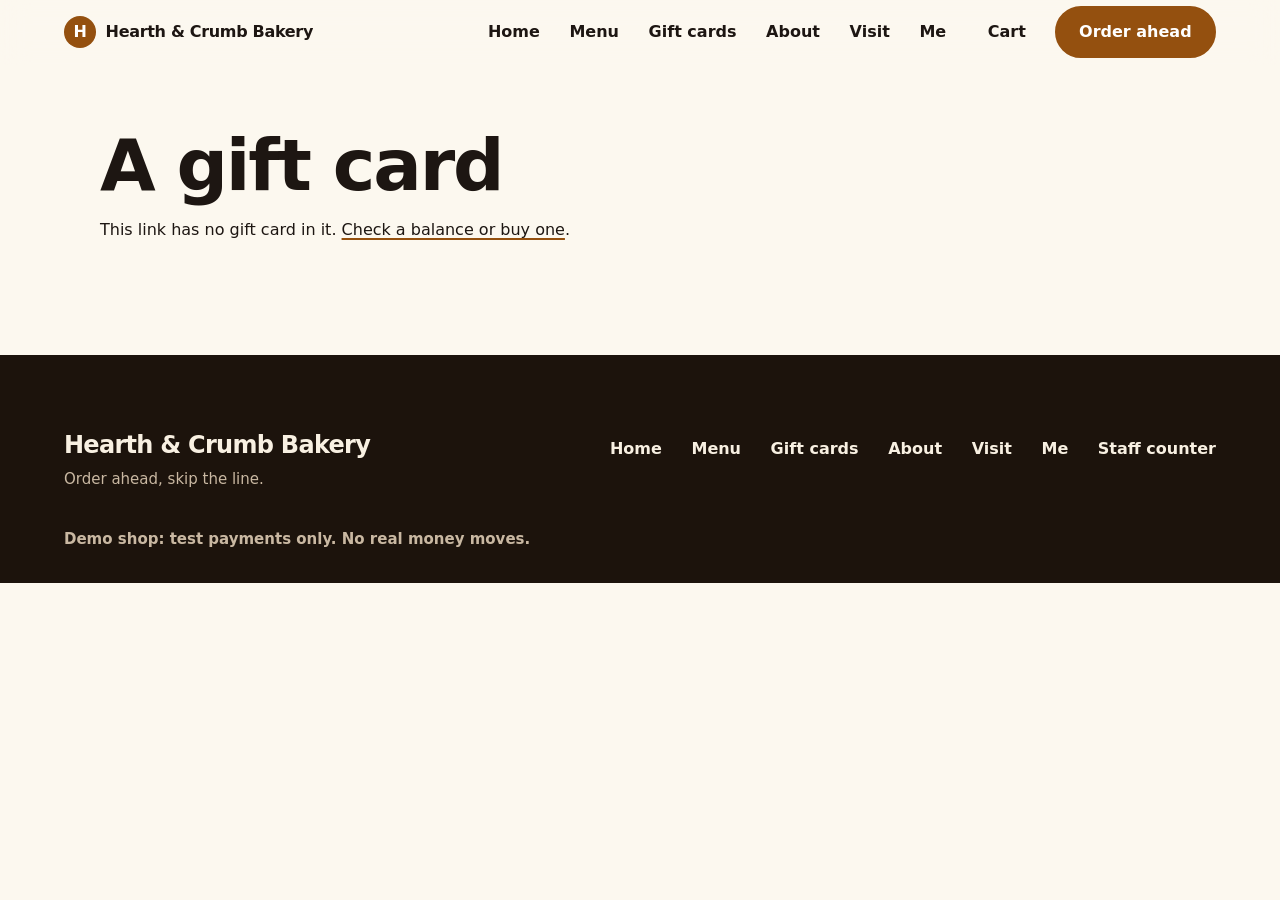
<file: pages/gift.html>
<!doctype html>
<html lang="en">
<head>
<meta charset="utf-8">
<meta name="viewport" content="width=device-width, initial-scale=1">
<title>Your gift card · Hearth &amp; Crumb Bakery</title>
<meta name="description" content="A gift card from Hearth &amp; Crumb Bakery.">
<link rel="stylesheet" href="../css/tokens.css">
<link rel="stylesheet" href="../css/layout.css">
<link rel="stylesheet" href="../css/site.css">
<link rel="stylesheet" href="../css/shop/core.css">
<link rel="stylesheet" href="../css/shop/gifts.css">
<style>@view-transition { navigation: auto; }</style>
</head>
<body class="gift-page">
<a class="skip-link" href="#main">Skip to content</a>
<header class="site-header" id="site-header"></header>
<main id="main" class="gc">
  <div id="gift-root" aria-live="polite"><noscript><p>Your gift needs JavaScript to show its balance.</p></noscript><p class="shop-muted">Opening your gift…</p></div>
</main>
<footer class="site-footer" id="site-footer"></footer>
<script src="../js/nav.js" defer></script>
<script src="../js/motion.js" defer></script>
<script src="../js/app.js" defer></script>
<script src="../js/shop/core.js" defer></script>
<script src="../js/shop/cart.js" defer></script>
<script src="../js/shop/gifts.js" defer></script>
</body></html>
</file>
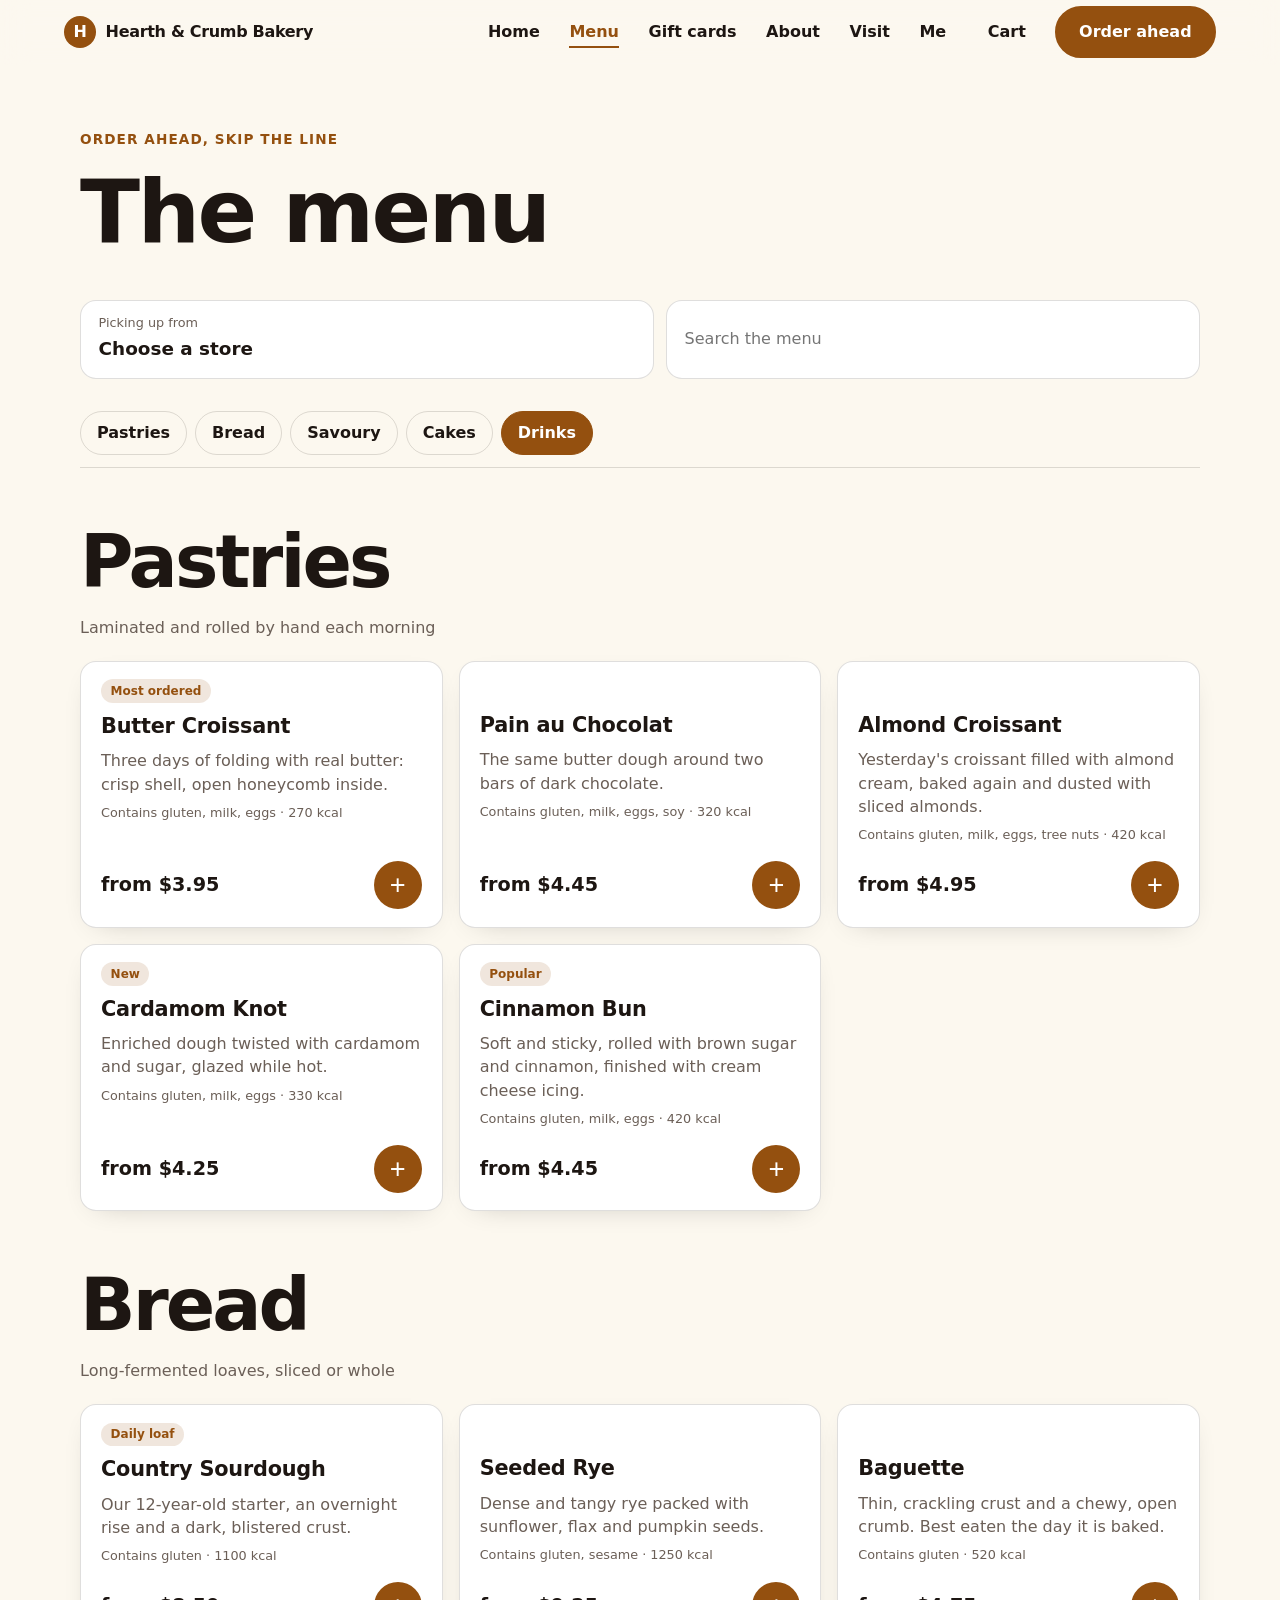
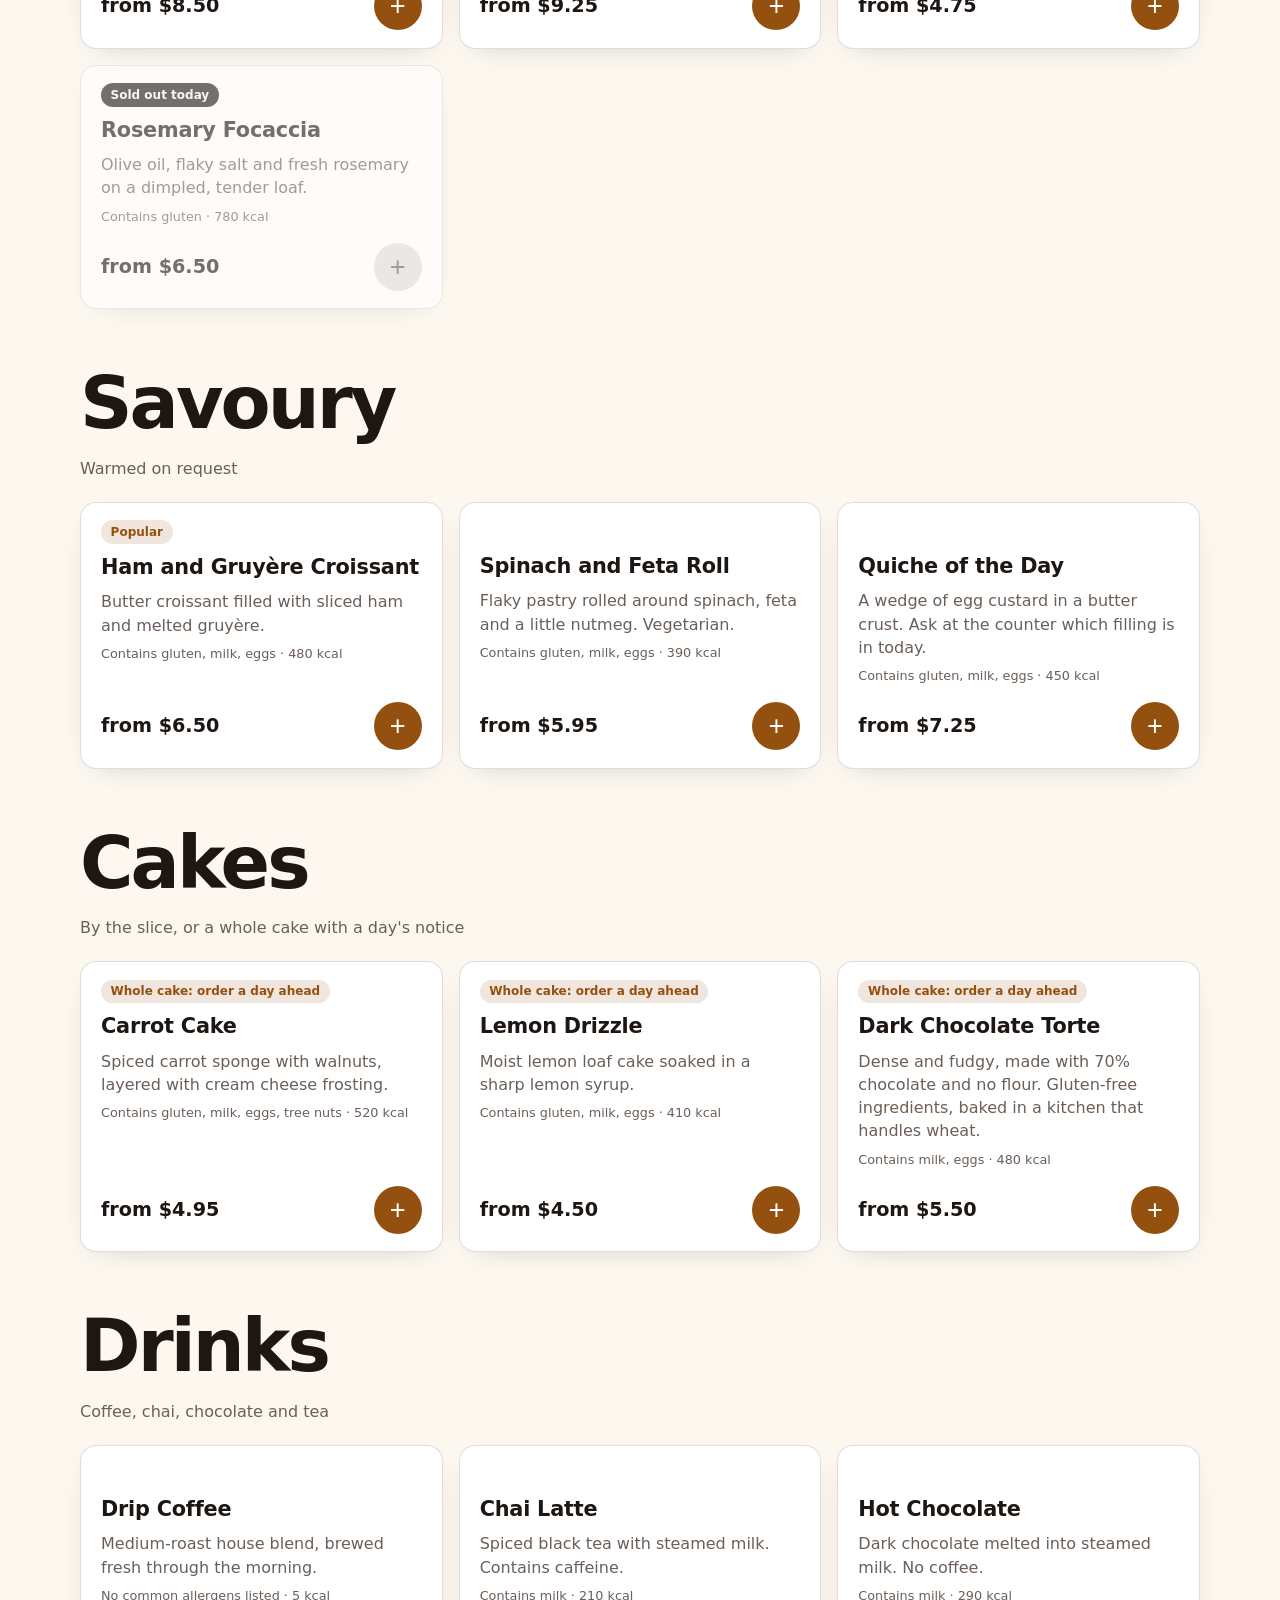
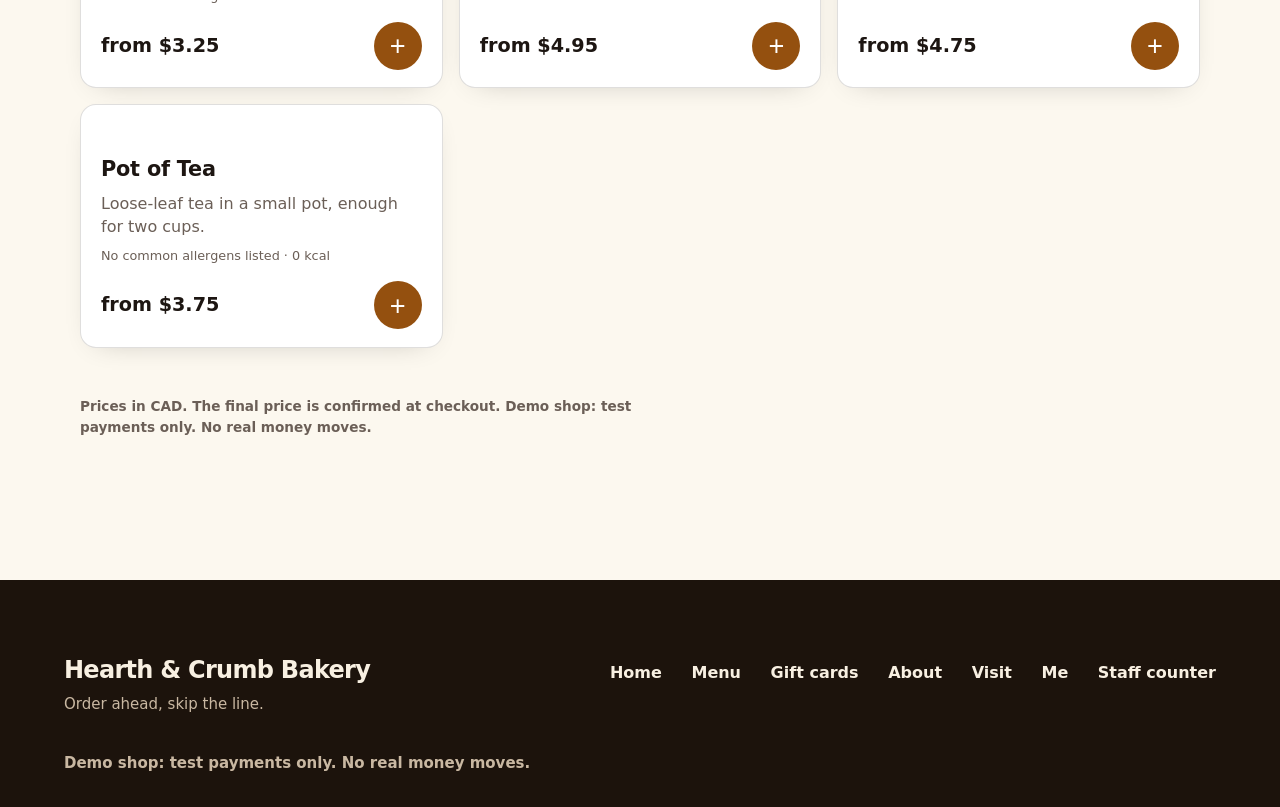
<file: pages/menu.html>
<!doctype html>
<html lang="en">
<head>
<meta charset="utf-8">
<meta name="viewport" content="width=device-width, initial-scale=1">
<title>Menu · Hearth &amp; Crumb Bakery</title>
<meta name="description" content="Order ahead at Hearth &amp; Crumb Bakery: pastries, bread, savoury, cakes and drinks, baked fresh each morning.">
<link rel="stylesheet" href="../css/tokens.css">
<link rel="stylesheet" href="../css/layout.css">
<link rel="stylesheet" href="../css/site.css">
<link rel="stylesheet" href="../css/shop/core.css">
<link rel="stylesheet" href="../css/shop/menu.css">
<style>@view-transition { navigation: auto; }</style>
</head>
<body class="menu-page">
<a class="skip-link" href="#main">Skip to the menu</a>
<header class="site-header" id="site-header"></header>
<main id="main" class="menu">
  <section class="menu-head">
    <p class="menu-eyebrow">Order ahead, skip the line</p>
    <h1>The menu</h1>
    <div class="menu-tools">
      <button type="button" class="menu-store" id="store-btn" aria-haspopup="dialog">
        <span class="menu-store-label">Picking up from</span>
        <strong id="store-name">Choose a store</strong>
        <span class="menu-store-state" id="store-state"></span>
      </button>
      <label class="menu-search"><span class="shop-vh">Search the menu</span>
        <input type="search" id="menu-search" placeholder="Search the menu" autocomplete="off"></label>
    </div>
  </section>
  <nav class="menu-rail" id="menu-rail" aria-label="Menu categories"></nav>
  <div id="menu-root" class="menu-root" aria-live="polite">
    <p class="menu-note">Loading the menu…</p>
    <noscript><p>Ordering needs JavaScript. Come and see us in store.</p></noscript>
  </div>
  <p class="menu-foot shop-demo-label">Prices in CAD. The final price is confirmed at checkout. Demo shop: test payments only. No real money moves.</p>
</main>
<footer class="site-footer" id="site-footer"></footer>
<script src="../js/nav.js" defer></script>
<script src="../js/motion.js" defer></script>
<script src="../js/app.js" defer></script>
<script src="../js/shop/core.js" defer></script>
<script src="../js/shop/cart.js" defer></script>
<script src="../js/shop/menu.js" defer></script>
</body>
</html>
</file>
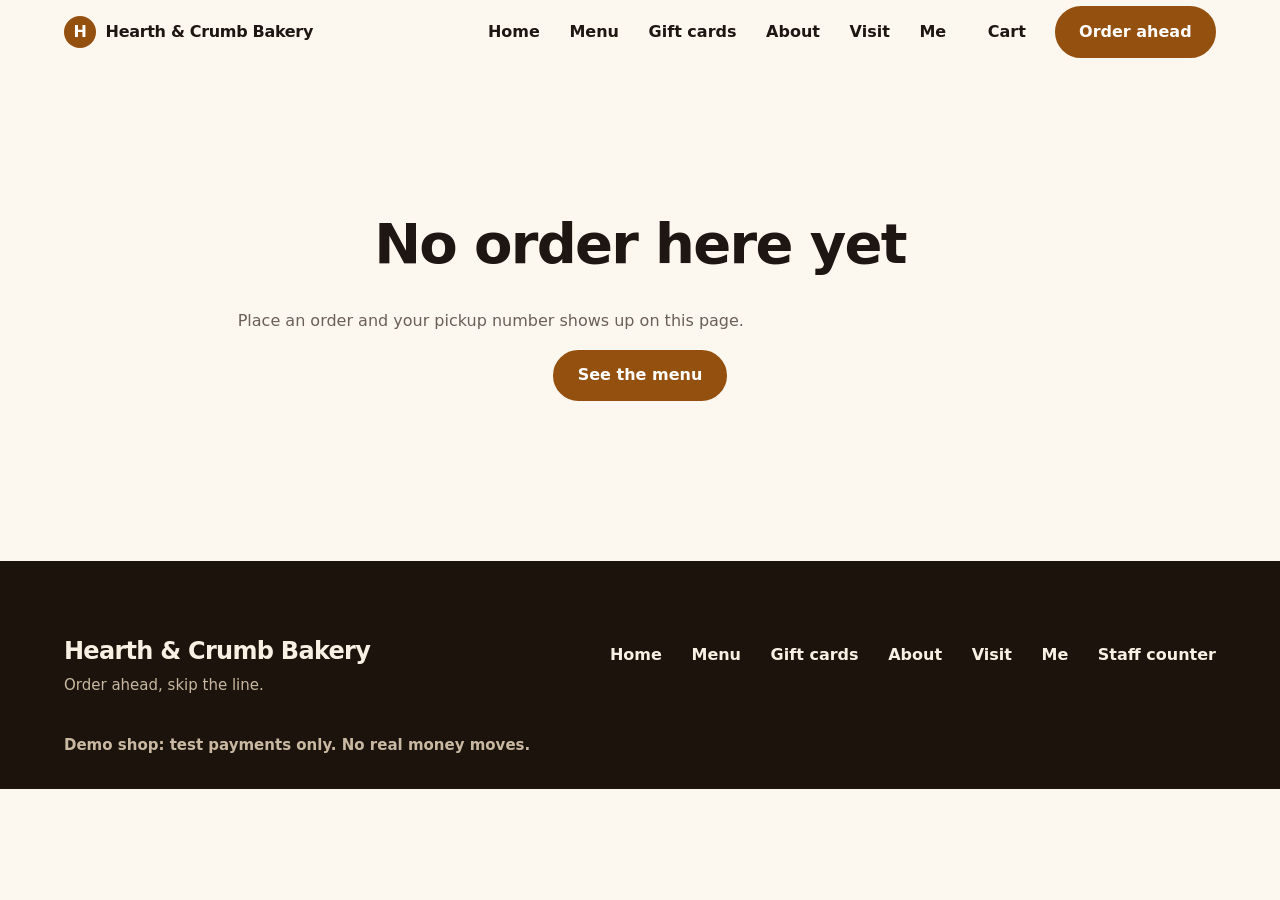
<file: pages/order.html>
<!doctype html>
<html lang="en">
<head>
<meta charset="utf-8">
<meta name="viewport" content="width=device-width, initial-scale=1">
<title>Your order · Hearth &amp; Crumb Bakery</title>
<meta name="description" content="Your pickup number, QR code and live order status.">
<link rel="stylesheet" href="../css/tokens.css">
<link rel="stylesheet" href="../css/layout.css">
<link rel="stylesheet" href="../css/site.css">
<link rel="stylesheet" href="../css/shop/core.css">
<link rel="stylesheet" href="../css/shop/order.css">
<style>@view-transition { navigation: auto; }</style>
</head>
<body class="order-page">
<a class="skip-link" href="#main">Skip to content</a>
<header class="site-header" id="site-header"></header>
<main id="main" class="ord">
  <div id="ord-root" aria-live="polite">
    <p class="ord-loading">Finding your order…</p>
    <noscript><p>Your order page needs JavaScript to show live status.</p></noscript>
  </div>
</main>
<footer class="site-footer" id="site-footer"></footer>
<script src="../js/nav.js" defer></script>
<script src="../js/motion.js" defer></script>
<script src="../js/app.js" defer></script>
<script src="../js/shop/core.js" defer></script>
<script src="../js/shop/cart.js" defer></script>
<script src="../js/shop/order.js" defer></script>
</body></html>
</file>
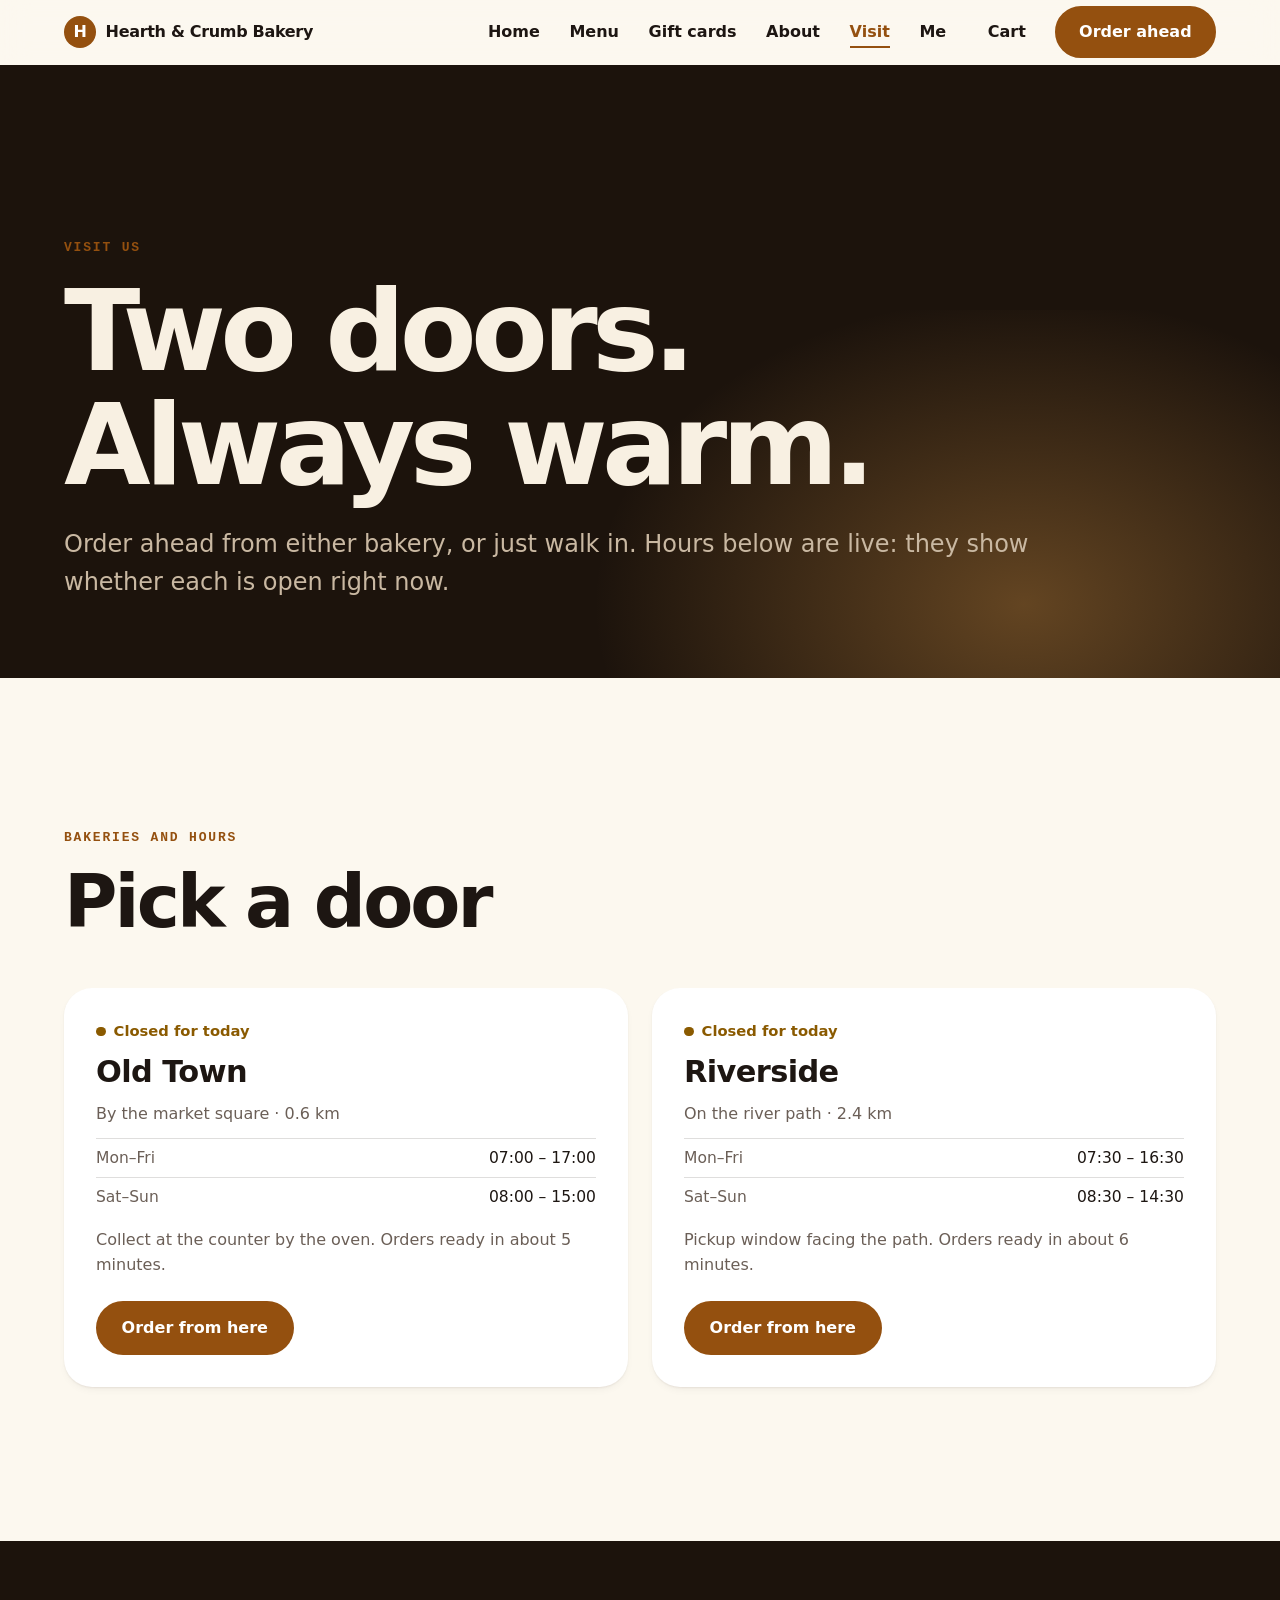
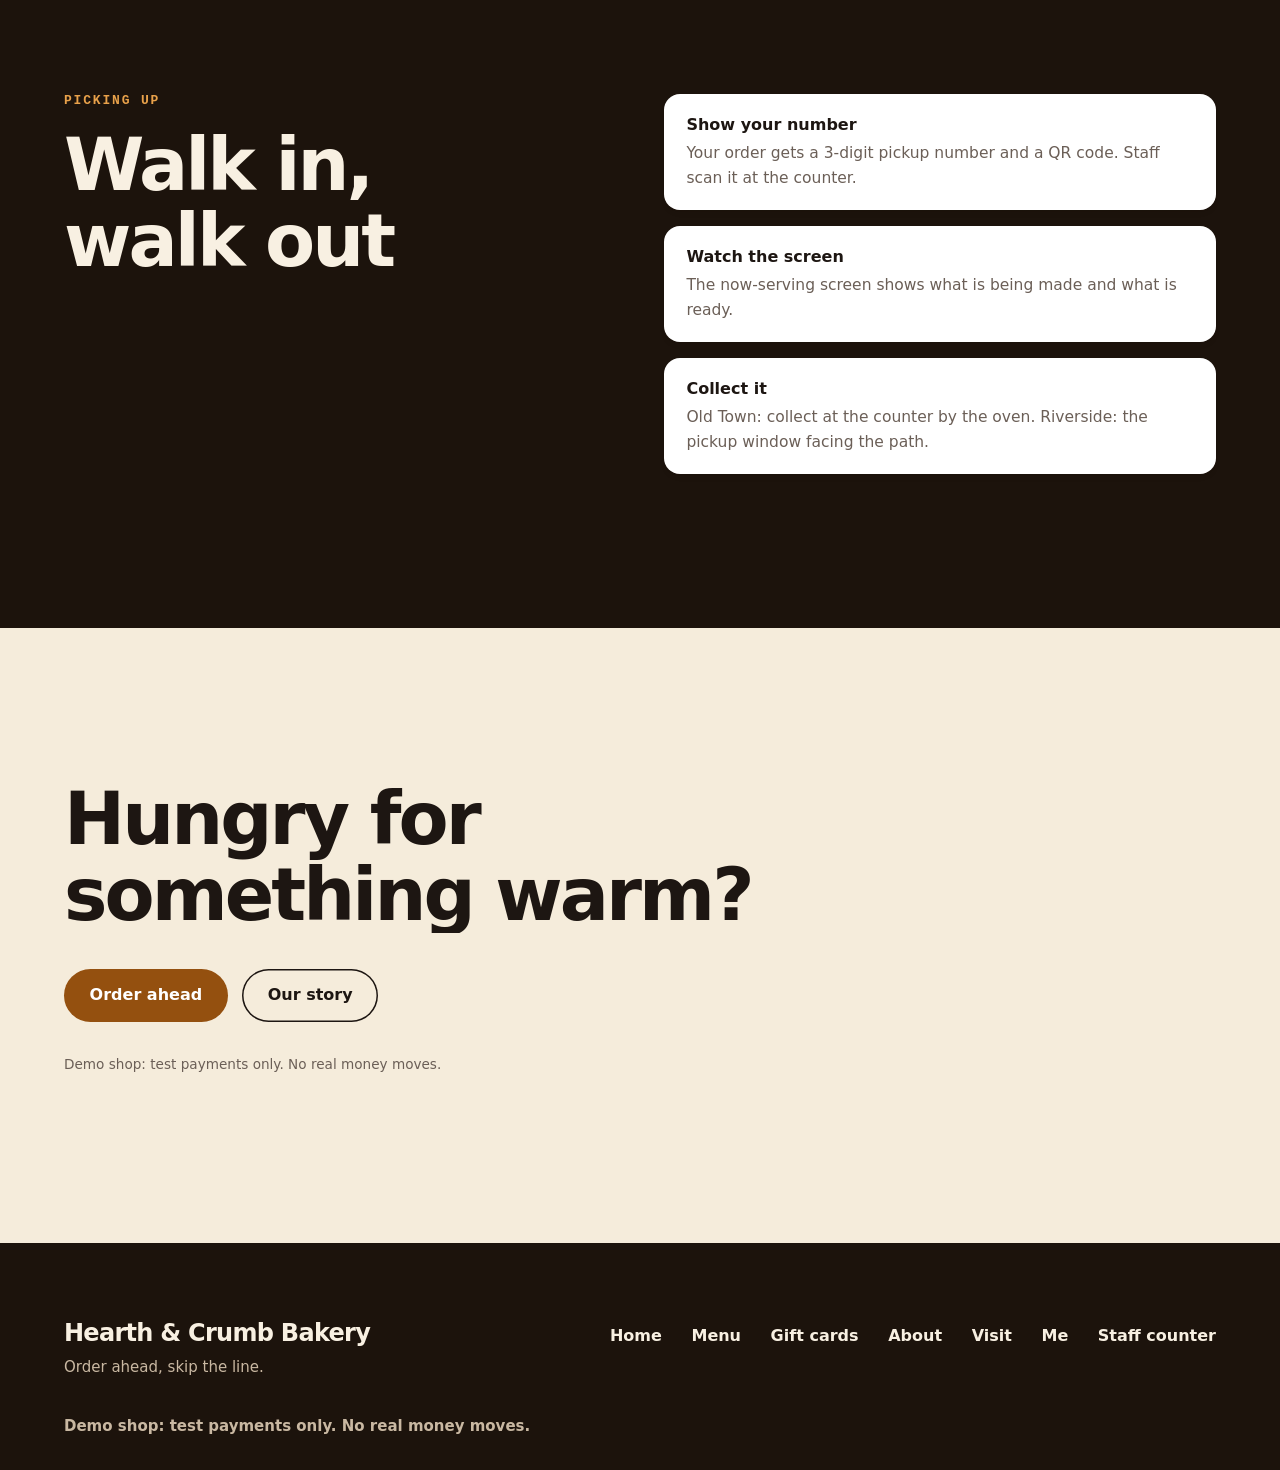
<file: pages/visit.html>
<!doctype html>
<html lang="en">
<head>
<meta charset="utf-8">
<meta name="viewport" content="width=device-width, initial-scale=1">
<title>Visit · Hearth &amp; Crumb Bakery</title>
<meta name="description" content="Two Hearth & Crumb bakeries, Old Town and Riverside: opening hours, pickup spots and whether each is open now.">
<style>@view-transition { navigation: auto; }</style>
<link rel="stylesheet" href="../css/tokens.css">
<link rel="stylesheet" href="../css/layout.css">
<link rel="stylesheet" href="../css/site.css">
<link rel="stylesheet" href="../css/shop/core.css">
</head>
<body class="page-visit">
<a class="skip-link" href="#main">Skip to the content</a>
<header class="site-header" id="site-header"></header>
<main id="main" class="fs">

<section class="fs-head"><div class="fs-wrap">
  <p class="fs-eyebrow">Visit us</p>
  <h1 data-split>Two doors. Always warm.</h1>
  <p class="fs-lead">Order ahead from either bakery, or just walk in. Hours below are live: they show whether each is open right now.</p>
</div></section>

<section class="fs-sec"><div class="fs-wrap">
  <p class="fs-eyebrow" data-reveal>Bakeries and hours</p>
  <h2 data-mask>Pick a door</h2>
  <div class="fs-stores" data-stores="full" data-base="../"></div>
  <noscript><p>Old Town: Mon–Fri 07:00–17:00, Sat–Sun 08:00–15:00. Riverside: Mon–Fri 07:30–16:30, Sat–Sun 08:30–14:30.</p></noscript>
</div></section>

<section class="fs-sec fs-dark"><div class="fs-wrap fs-two">
  <div><p class="fs-eyebrow" data-reveal>Picking up</p><h2 data-mask>Walk in,<br>walk out</h2></div>
  <ol class="fs-list">
    <li data-reveal><b>Show your number</b><span>Your order gets a 3-digit pickup number and a QR code. Staff scan it at the counter.</span></li>
    <li data-reveal><b>Watch the screen</b><span>The now-serving screen shows what is being made and what is ready.</span></li>
    <li data-reveal><b>Collect it</b><span>Old Town: collect at the counter by the oven. Riverside: the pickup window facing the path.</span></li>
  </ol>
</div></section>

<section class="fs-sec fs-soft"><div class="fs-wrap">
  <h2 data-mask>Hungry for<br>something warm?</h2>
  <div class="fs-cta"><a class="fs-btn" href="menu.html">Order ahead</a><a class="fs-btn ghost" href="about.html">Our story</a></div>
  <p class="fs-demo">Demo shop: test payments only. No real money moves.</p>
</div></section>
</main>
<footer class="site-footer" id="site-footer"></footer>
<script src="../js/nav.js" defer></script>
<script src="../js/motion.js" defer></script>
<script src="../js/app.js" defer></script>
<script src="../js/shop/core.js" defer></script>
<script src="../js/shop/cart.js" defer></script>
</body>
</html>
</file>
<file: css/tokens.css>
/* Hearth & Crumb Bakery: design tokens. Every page and the shop read only these.
   Palette: flour-white cream, deep oven-brown neutrals, ONE accent (baked crust).
   Contrast (WCAG AA): text #1d1612 on bg #fcf8ef = 16:1; muted #6b5f57 on bg = 5.6:1;
   accent #94500f with white ink ≈ 6.7:1 (also as text on bg); on dark, #e8a14a on #1c130c ≈ 8.5:1 (estimates, not tool-checked).
   Type: system fonts only; display headlines clamp 3-7rem, tight tracking. Motion: one ease, 400-900 ms, 60 ms stagger. */
:root {
  /* colour */
  --bg: #fcf8ef;
  --surface: #ffffff;
  --surface-2: #f5ecdb;
  --text: #1d1612;
  --muted: #6b5f57;
  --line: rgba(29, 22, 18, .14);
  --accent: #94500f;
  --accent-ink: #ffffff;
  --accent-soft: #f7e6c8;
  --accent-bright: #e8a14a;   /* accent for use on dark bands */
  --dark: #1c130c;
  --dark-2: #2a1d13;
  --dark-text: #f8f0e2;
  --dark-muted: #c9b8a2;      /* 9:1 on --dark */
  --ok: #2f6b3f;
  --warn: #8a5a00;
  --danger: #b3261e;
  --focus: var(--text);

  /* type */
  --font-body: system-ui, -apple-system, "Segoe UI", Roboto, "Helvetica Neue", sans-serif;
  --font-display: ui-rounded, "SF Pro Rounded", system-ui, -apple-system, "Segoe UI", Roboto, sans-serif;
  --font-mono: ui-monospace, "SF Mono", Menlo, Consolas, monospace;
  --fs-xs: .8125rem;
  --fs-sm: .9375rem;
  --fs-base: 1.0625rem;
  --fs-lg: clamp(1.2rem, 1.1rem + .5vw, 1.5rem);
  --fs-step: clamp(1.5rem, 1.1rem + 1.6vw, 2.5rem);      /* scrollytelling step text */
  --fs-h2: clamp(2.2rem, 1.2rem + 4.2vw, 4.75rem);
  --fs-h1: clamp(3rem, 1.4rem + 7vw, 7rem);               /* hero */
  --fs-giant: clamp(5rem, 2rem + 16vw, 16rem);            /* marquee / changing word */
  --fs-number: clamp(3rem, 2rem + 6vw, 6.5rem);           /* count-up numbers, pickup number */
  --track-tight: -.035em;
  --track-display: -.05em;
  --lh-tight: 1.02;
  --lh-body: 1.55;
  --measure: 65ch;

  /* space, shape, depth */
  --space-1: .25rem; --space-2: .5rem; --space-3: .75rem; --space-4: 1rem;
  --space-5: 1.5rem; --space-6: 2rem; --space-7: 3rem; --space-8: 4.5rem;
  --section: clamp(5rem, 12vw, 10rem);
  --gutter: clamp(1.25rem, 5vw, 4rem);
  --max: 76rem;
  --radius-sm: 10px;
  --radius: 16px;
  --radius-lg: 28px;
  --radius-pill: 999px;
  --shadow-sm: 0 1px 2px rgba(29, 22, 18, .06), 0 4px 12px -6px rgba(29, 22, 18, .12);
  --shadow: 0 10px 30px -12px rgba(29, 22, 18, .25);
  --shadow-lg: 0 30px 70px -24px rgba(29, 22, 18, .4);
  --glow: radial-gradient(60% 60% at 50% 40%, rgba(232, 161, 74, .35), transparent 70%);
  --gradient-text: linear-gradient(100deg, #94500f 0%, #c47a1e 45%, #efc06a 100%);
  --gradient-sweep: linear-gradient(100deg, var(--text) 0%, var(--accent) 40%, #efc06a 60%, var(--text) 100%);

  /* motion */
  --ease: cubic-bezier(.2, .7, .2, 1);
  --dur-fast: 400ms;
  --dur: 650ms;
  --dur-slow: 900ms;
  --stagger: 60ms;
  --marquee-speed: 50s;
}

/* Dark sections: add class "is-dark" to any section and the same tokens flip. */
.is-dark {
  --bg: var(--dark);
  --surface: var(--dark-2);
  --text: var(--dark-text);
  --muted: var(--dark-muted);
  --line: rgba(246, 238, 230, .16);
  --accent: var(--accent-bright);
  --accent-ink: #1c130c;
  --focus: var(--dark-text);
  background: var(--dark);
  color: var(--dark-text);
}

.text-gradient { background: var(--gradient-text); -webkit-background-clip: text; background-clip: text; color: transparent; }

@media (prefers-reduced-motion: reduce) {
  :root { --dur-fast: 0ms; --dur: 0ms; --dur-slow: 0ms; --stagger: 0ms; --marquee-speed: 0s; }
}
</file>
<file: css/layout.css>
/* Layout, shell and motion styles. Reads tokens.css. Animates only transform, opacity, filter. */
@view-transition { navigation: auto; }
.visually-hidden { position: absolute; width: 1px; height: 1px; overflow: hidden; clip-path: inset(50%); white-space: nowrap; }
.skip-link { position: absolute; left: -999px; top: .5rem; z-index: 3000; padding: .7rem 1.1rem; border-radius: var(--radius-pill); background: var(--dark); color: var(--dark-text); font-weight: 650; }
.skip-link:focus { left: .5rem; }
:focus-visible { outline: 3px solid var(--focus, currentColor); outline-offset: 3px; }
main { display: block; }
.wrap { width: min(100% - 2 * var(--gutter), var(--max)); margin-inline: auto; }
section { position: relative; }
.section { padding-block: var(--section); }
p { max-width: var(--measure); }
h1, h2, h3 { line-height: var(--lh-tight); letter-spacing: var(--track-tight); text-wrap: balance; }
.grid { display: grid; gap: var(--space-5); grid-template-columns: repeat(auto-fit, minmax(min(100%, 17rem), 1fr)); }
.card { background: var(--surface); border: 1px solid var(--line); border-radius: var(--radius); padding: var(--space-5); box-shadow: var(--shadow-sm); }

/* reading progress */
.read-progress { position: fixed; inset: 0 0 auto 0; height: 3px; z-index: 1500; background: var(--accent); transform: scaleX(0); transform-origin: 0 50%; pointer-events: none; }

/* header */
.site-header { position: sticky; top: 0; z-index: 1000; background: color-mix(in srgb, var(--bg) 88%, transparent); backdrop-filter: blur(14px); border-bottom: 1px solid transparent; transition: border-color .3s, box-shadow .3s; }
.site-header.is-scrolled { border-color: var(--line); box-shadow: var(--shadow-sm); }
.site-header-in { width: min(100% - 2 * var(--gutter), var(--max)); margin-inline: auto; display: flex; align-items: center; gap: var(--space-4); min-height: 64px; }
.brand { display: inline-flex; align-items: center; gap: .6rem; font-weight: 800; letter-spacing: -.02em; text-decoration: none; color: var(--text); margin-right: auto; }
.brand > span:last-child { white-space: nowrap; overflow: hidden; text-overflow: ellipsis; min-width: 0; }
.brand { min-width: 0; flex: 0 1 auto; }
.brand-mark { display: grid; place-items: center; width: 2rem; height: 2rem; border-radius: 50%; background: var(--accent); color: var(--accent-ink); font-weight: 800; }
.site-nav { display: flex; gap: .25rem; }
.site-nav a, .nav-cart, .site-footer nav a { position: relative; padding: .6rem .8rem; text-decoration: none; color: var(--text); font-weight: 560; border-radius: var(--radius-pill); }
.site-nav a::after, .site-footer nav a::after { content: ""; position: absolute; left: .8rem; right: .8rem; bottom: .35rem; height: 2px; background: var(--accent); transform: scaleX(0); transform-origin: 0 50%; transition: transform var(--dur-fast) var(--ease); }
.site-nav a:hover::after, .site-nav a[aria-current="page"]::after, .site-footer nav a:hover::after { transform: scaleX(1); }
.site-nav a[aria-current="page"] { color: var(--accent); }
.nav-cart { display: inline-flex; align-items: center; gap: .4rem; min-height: 44px; }
.nav-order { min-height: 44px; padding: .5rem 1.1rem; }
.nav-toggle { display: none; width: 44px; height: 44px; border: 1px solid var(--line); border-radius: 50%; background: var(--surface); cursor: pointer; place-items: center; }
.nav-toggle-bars, .nav-toggle-bars::before { display: block; width: 18px; height: 2px; background: var(--text); position: relative; }
.nav-toggle-bars::before { content: ""; top: 6px; position: absolute; }
@media (max-width: 52rem) {
  .nav-toggle { display: grid; }
  .nav-order { display: none; }
  .site-nav { position: absolute; top: 100%; left: 0; right: 0; flex-direction: column; padding: .5rem var(--gutter) 1rem; background: var(--bg); border-bottom: 1px solid var(--line); box-shadow: var(--shadow); opacity: 0; transform: translateY(-8px); visibility: hidden; transition: opacity .3s var(--ease), transform .3s var(--ease), visibility .3s; }
  .site-nav.is-open { opacity: 1; transform: none; visibility: visible; }
  .site-nav a { min-height: 48px; display: flex; align-items: center; font-size: 1.15rem; }
  .site-nav a::after { display: none; }
}

/* footer */
.site-footer { background: var(--dark); color: var(--dark-text); padding: var(--space-8) 0 var(--space-6); margin-top: 0; }
.site-footer-in { width: min(100% - 2 * var(--gutter), var(--max)); margin-inline: auto; display: grid; gap: var(--space-6); grid-template-columns: 1fr; }
.site-footer nav { display: flex; flex-wrap: wrap; gap: .25rem; margin-inline: -.8rem; }
.site-footer nav a { color: var(--dark-text); min-height: 44px; display: inline-flex; align-items: center; }
.footer-brand { font-size: 1.5rem; font-weight: 800; margin: 0; letter-spacing: -.03em; }
.footer-tag, .footer-demo { color: var(--dark-muted); margin: .25rem 0 0; font-size: var(--fs-sm); }
.footer-demo { font-weight: 650; }
@media (min-width: 52rem) { .site-footer-in { grid-template-columns: 1fr auto; align-items: start; } .footer-demo { grid-column: 1 / -1; } }

/* hero */
.hero { min-height: 100svh; display: grid; align-content: center; padding: var(--space-8) var(--gutter); position: relative; overflow: hidden; isolation: isolate; }
.hero::before { content: ""; position: absolute; inset: -10% -10% auto auto; width: 70vmax; height: 70vmax; background: var(--glow); z-index: -1; pointer-events: none; }
.hero h1, .hero-title { font-family: var(--font-display); font-size: var(--fs-h1); letter-spacing: var(--track-display); margin: 0 0 var(--space-5); max-width: 14ch; }
.hero > *, .hero .wrap { max-width: var(--max); }
.lede { font-size: var(--fs-lg); color: var(--muted); }

/* split words, reveals (only hidden when JS is running; reduced motion shows all) */
.js .w { display: inline-block; overflow: hidden; vertical-align: top; padding-bottom: .12em; margin-bottom: -.12em; }
.js .w > span { display: inline-block; transform: translateY(105%) rotate(2deg); opacity: 0; filter: blur(8px); transition: transform var(--dur-slow) var(--ease), opacity var(--dur) var(--ease), filter var(--dur) var(--ease); }
.js .is-in > .w > span { transform: none; opacity: 1; filter: none; }
.js [data-reveal] { opacity: 0; transform: translateY(28px); transition: opacity var(--dur) var(--ease), transform var(--dur) var(--ease); }
.js [data-reveal].is-in { opacity: 1; transform: none; }
.js [data-mask] { overflow: hidden; }
.js h2[data-mask] { clip-path: inset(0 0 -0.15em 0); }
.js h2[data-mask]:not(.is-in) { transform: translateY(40%); opacity: 0; }
.js h2[data-mask] { transition: transform var(--dur-slow) var(--ease), opacity var(--dur) var(--ease); }
.reduce-motion [data-reveal], .reduce-motion [data-mask], .reduce-motion .w > span { opacity: 1 !important; transform: none !important; filter: none !important; transition: none !important; }

/* kinetic line */
.rotator { display: inline-block; transition: opacity .3s var(--ease), transform .3s var(--ease), filter .3s var(--ease); background: var(--gradient-text); -webkit-background-clip: text; background-clip: text; color: transparent; }
.rotator.is-swap { opacity: 0; transform: translateY(.35em); filter: blur(6px); }
.sweep { background: var(--gradient-sweep); background-size: 250% 100%; -webkit-background-clip: text; background-clip: text; color: transparent; animation: sweep 6s linear infinite; }
@keyframes sweep { to { background-position: -250% 0; } }

/* dark band + giant marquee */
.marquee { display: flex; overflow: hidden; background: var(--dark); color: var(--dark-text); padding-block: clamp(2rem, 6vw, 5rem); user-select: none; }
.marquee-track { flex: none; display: flex; gap: .4em; padding-right: .4em; min-width: 100%; align-items: center; justify-content: space-around; font-family: var(--font-display); font-size: var(--fs-giant); font-weight: 800; letter-spacing: var(--track-display); line-height: 1; white-space: nowrap; animation: marquee var(--marquee-speed, 50s) linear infinite; }
.marquee-track span:nth-child(even) { color: transparent; -webkit-text-stroke: 2px var(--accent-bright); }
@keyframes marquee { to { transform: translateX(-100%); } }
.reduce-motion .marquee-track { animation: none; }

/* statement fill */
.statement, [data-fill] { font-family: var(--font-display); font-size: var(--fs-h2); line-height: 1.08; letter-spacing: var(--track-tight); max-width: 22ch; font-weight: 700; }
.js .fw { opacity: .22; transition: opacity .35s var(--ease); }
.js .fw.on { opacity: 1; }

/* sticky scrollytelling */
[data-scrolly] { display: grid; grid-template-columns: 1fr; gap: 0; padding: var(--section) var(--gutter); }
[data-scrolly] .scrolly-stage { position: sticky; top: 0; height: 40svh; display: grid; place-items: center; z-index: 1; background: var(--bg); }
[data-scrolly-word] { font-family: var(--font-display); font-size: var(--fs-giant); font-weight: 800; letter-spacing: var(--track-display); line-height: 1; color: var(--accent); transition: opacity .18s, transform .18s var(--ease), filter .18s; }
[data-scrolly-word].is-swap { opacity: 0; transform: translateY(.15em); filter: blur(8px); }
[data-step] { min-height: 70svh; display: grid; align-content: center; font-size: var(--fs-step); font-weight: 600; line-height: 1.2; max-width: 22ch; opacity: .3; transition: opacity var(--dur) var(--ease); }
[data-step].is-active { opacity: 1; }
@media (min-width: 52rem) {
  [data-scrolly] { grid-template-columns: 1.1fr 1fr; gap: var(--space-7); align-items: start; }
  [data-scrolly] .scrolly-stage { height: 100svh; }
  [data-scrolly] .scrolly-steps { padding-block: 15svh; }
}
.reduce-motion [data-step], html:not(.js) [data-step] { opacity: 1; }

/* numbers */
[data-count], .big-number { font-family: var(--font-display); font-size: var(--fs-number); font-weight: 800; letter-spacing: var(--track-display); line-height: 1; font-variant-numeric: tabular-nums; }
[data-parallax] { will-change: transform; }

/* links and buttons: hover lifts */
main a:not([class]) { text-decoration-color: var(--accent); text-decoration-thickness: 2px; transition: text-underline-offset var(--dur-fast) var(--ease), color .2s; }
main a:not([class]):hover { text-underline-offset: .4em; color: var(--accent); }

/* phone shop ergonomics */
@media (max-width: 40rem) {
  .site-header-in { gap: var(--space-2); min-height: 56px; }
  .brand { font-size: 1.05rem; flex: 1 1 0; }
  .nav-order { display: none !important; }
  .nav-cart { padding-inline: .5rem; white-space: nowrap; }
  body { font-size: 1rem; }
  button, [role="button"], select, input { min-height: 44px; }
  .hero { padding-block: var(--space-7); }
}
@media (prefers-reduced-motion: reduce) {
  html { scroll-behavior: auto; }
  *, *::before, *::after { animation-duration: .001ms !important; animation-iteration-count: 1 !important; transition-duration: .001ms !important; }
  .rotator, .sweep { animation: none; }
}
</file>
<file: css/site.css>
/* Site-wide base styles. Tokens come from tokens.css, layout from layout.css. */
@view-transition { navigation: auto; }
*, *::before, *::after { box-sizing: border-box; }
html { scroll-behavior: smooth; -webkit-text-size-adjust: 100%; }
body { margin: 0; font-family: var(--font-body, system-ui, -apple-system, "Segoe UI", Roboto, sans-serif); background: var(--bg, #fbf7f2); color: var(--text, #1d1612); line-height: 1.55; }
img, svg { max-width: 100%; height: auto; }
a { color: inherit; text-underline-offset: .2em; }
:focus-visible { outline: 3px solid var(--accent, #b4532a); outline-offset: 3px; }
.skip-link { position: absolute; left: -999px; top: 0; padding: .7rem 1rem; background: #111; color: #fff; z-index: 2000; }
.skip-link:focus { left: 0; }
.site-footer-demo { text-align: center; font-size: .85rem; opacity: .8; padding: 1rem; }
@media (prefers-reduced-motion: reduce) { html { scroll-behavior: auto; } }
</file>
<file: css/shop/core.css>
/* Shared shop UI. Colours come from css/tokens.css when it defines them; the fallbacks keep it usable before. */
:root {
  --shop-accent: var(--accent, #b4532a);
  --shop-accent-ink: var(--accent-ink, #fff);
  --shop-bg: var(--bg, #fbf7f2);
  --shop-surface: var(--surface, #fff);
  --shop-text: var(--text, #1d1612);
  --shop-muted: var(--muted, #6b5f57);
  --shop-line: var(--line, rgba(29, 22, 18, .14));
  --shop-radius: var(--radius, 16px);
  --shop-ease: cubic-bezier(.2, .7, .2, 1);
  --shop-tabbar-h: 0px;
}
.shop-noscroll { overflow: hidden; }

/* buttons */
.shop-btn { display: inline-flex; align-items: center; justify-content: center; gap: .5rem; min-height: 48px; padding: .7rem 1.4rem;
  border: 2px solid var(--shop-accent); border-radius: 999px; background: var(--shop-accent); color: var(--shop-accent-ink);
  font: inherit; font-weight: 650; cursor: pointer; text-decoration: none; transition: transform .25s var(--shop-ease), box-shadow .25s var(--shop-ease), background .2s; }
.shop-btn:hover { transform: translateY(-2px); box-shadow: 0 10px 24px -10px rgba(0, 0, 0, .35); }
.shop-btn:active { transform: translateY(0); }
.shop-btn:focus-visible, .shop-chip:focus-visible, .shop-icon-btn:focus-visible, .shop-stepper button:focus-visible { outline: 3px solid var(--shop-text); outline-offset: 2px; }
.shop-btn--ghost { background: transparent; color: var(--shop-text); border-color: var(--shop-line); }
.shop-btn--block { display: flex; width: 100%; }
.shop-btn[disabled], .shop-btn[aria-disabled="true"] { opacity: .5; cursor: not-allowed; transform: none; box-shadow: none; }
.shop-icon-btn { width: 44px; height: 44px; border-radius: 50%; border: 1px solid var(--shop-line); background: var(--shop-surface); color: var(--shop-text); font-size: 1.5rem; line-height: 1; cursor: pointer; }

/* chips (filters, option choices) */
.shop-chip { display: inline-flex; align-items: center; gap: .4rem; min-height: 44px; padding: .45rem 1rem; border: 1.5px solid var(--shop-line);
  border-radius: 999px; background: var(--shop-surface); color: var(--shop-text); font: inherit; cursor: pointer; transition: border-color .2s, background .2s, transform .2s var(--shop-ease); }
.shop-chip:hover { border-color: var(--shop-accent); transform: translateY(-1px); }
.shop-chip[aria-pressed="true"], .shop-chip[aria-checked="true"], .shop-chip.is-on { background: var(--shop-accent); border-color: var(--shop-accent); color: var(--shop-accent-ink); }
.shop-chip[disabled], .shop-chip.is-soldout { opacity: .45; text-decoration: line-through; cursor: not-allowed; }
.shop-chips { display: flex; flex-wrap: wrap; gap: .5rem; }
.shop-badge { display: inline-block; padding: .15rem .6rem; border-radius: 999px; font-size: .75rem; font-weight: 650; background: color-mix(in srgb, var(--shop-accent) 14%, transparent); color: var(--shop-accent); }
.shop-cartcount { display: inline-grid; place-items: center; min-width: 1.4em; height: 1.4em; padding: 0 .35em; border-radius: 999px; background: var(--shop-accent); color: var(--shop-accent-ink); font-size: .75rem; font-weight: 700; }
.shop-cartcount[hidden] { display: none; }

/* quantity stepper: <div class="shop-stepper"><button>−</button><output>1</output><button>+</button></div> */
.shop-stepper { display: inline-flex; align-items: center; border: 1.5px solid var(--shop-line); border-radius: 999px; background: var(--shop-surface); }
.shop-stepper button { width: 44px; height: 44px; border: 0; background: none; color: var(--shop-text); font-size: 1.3rem; cursor: pointer; border-radius: 50%; }
.shop-stepper output { min-width: 2ch; text-align: center; font-weight: 650; font-variant-numeric: tabular-nums; }

/* cards and fields */
.shop-card { background: var(--shop-surface); border: 1px solid var(--shop-line); border-radius: var(--shop-radius); padding: 1.1rem 1.25rem; box-shadow: 0 8px 28px -18px rgba(0, 0, 0, .3); }
.shop-field { display: grid; gap: .35rem; margin-block: .9rem; }
.shop-field label { font-weight: 600; font-size: .9rem; }
.shop-field input, .shop-field select, .shop-field textarea { min-height: 48px; padding: .6rem .9rem; border: 1.5px solid var(--shop-line); border-radius: 12px; background: var(--shop-surface); color: var(--shop-text); font: inherit; }
.shop-field input:focus-visible, .shop-field select:focus-visible, .shop-field textarea:focus-visible { outline: 3px solid var(--shop-accent); outline-offset: 1px; }
.shop-muted { color: var(--shop-muted); }
.shop-price { font-variant-numeric: tabular-nums; font-weight: 650; }
.shop-notice { padding: .8rem 1rem; border-radius: 12px; background: color-mix(in srgb, var(--shop-accent) 10%, var(--shop-surface)); border: 1px solid var(--shop-line); }
.shop-demo-label { font-size: .85rem; font-weight: 650; color: var(--shop-muted); }
.shop-vh { position: absolute; width: 1px; height: 1px; overflow: hidden; clip-path: inset(50%); white-space: nowrap; }

/* sheets: bottom sheet on phones, centred/side on desktop */
.shop-sheet-wrap { position: fixed; inset: 0; z-index: 1000; display: flex; align-items: flex-end; justify-content: center; pointer-events: none; }
.shop-backdrop { position: absolute; inset: 0; background: rgba(15, 10, 6, .5); opacity: 0; transition: opacity .3s; pointer-events: auto; }
.shop-sheet { position: relative; width: min(100%, 560px); max-height: 92dvh; display: flex; flex-direction: column; background: var(--shop-bg); color: var(--shop-text);
  border-radius: 24px 24px 0 0; box-shadow: 0 -20px 60px -20px rgba(0, 0, 0, .5); transform: translateY(100%); transition: transform .4s var(--shop-ease); pointer-events: auto; }
.shop-sheet-head { display: flex; align-items: center; justify-content: space-between; gap: 1rem; padding: 1rem 1.25rem; border-bottom: 1px solid var(--shop-line); }
.shop-sheet-head h2 { margin: 0; font-size: 1.25rem; }
.shop-sheet-body { overflow: auto; padding: 1.1rem 1.25rem 1.5rem; overscroll-behavior: contain; }
.shop-sheet-wrap.is-open .shop-backdrop { opacity: 1; }
.shop-sheet-wrap.is-open .shop-sheet { transform: none; }
@media (min-width: 720px) {
  .shop-sheet-wrap { align-items: center; }
  .shop-sheet { border-radius: 24px; transform: translateY(24px) scale(.98); opacity: 0; transition: transform .4s var(--shop-ease), opacity .3s; }
  .shop-sheet-wrap.is-open .shop-sheet { opacity: 1; }
  .shop-sheet-wrap.is-right { justify-content: flex-end; align-items: stretch; }
  .shop-sheet-wrap.is-right .shop-sheet { width: min(100%, 440px); max-height: none; border-radius: 24px 0 0 24px; transform: translateX(100%); opacity: 1; }
  .shop-sheet-wrap.is-open.is-right .shop-sheet { transform: none; }
}

/* toasts */
#shop-toasts { position: fixed; left: 50%; bottom: calc(var(--shop-tabbar-h) + 1rem); transform: translateX(-50%); z-index: 1200; display: grid; gap: .5rem; width: min(92vw, 420px); pointer-events: none; }
.shop-toast { padding: .8rem 1.1rem; border-radius: 14px; background: #1d1612; color: #fff; font-weight: 550; box-shadow: 0 14px 30px -12px rgba(0, 0, 0, .5); animation: shop-toast-in .4s var(--shop-ease); }
.shop-toast.is-error { background: #8f1d1d; }
.shop-toast.is-out { opacity: 0; transform: translateY(8px); transition: opacity .35s, transform .35s; }
@keyframes shop-toast-in { from { opacity: 0; transform: translateY(14px); } }

/* floating bar (the menu's cart bar): <a class="shop-floatbar"> */
.shop-floatbar { position: fixed; left: 50%; bottom: calc(var(--shop-tabbar-h) + 1rem); transform: translateX(-50%); z-index: 900; display: flex; align-items: center; justify-content: space-between; gap: 1rem;
  width: min(92vw, 520px); padding: .9rem 1.3rem; border-radius: 999px; background: var(--shop-text); color: var(--shop-bg); font-weight: 650; text-decoration: none; box-shadow: 0 18px 40px -16px rgba(0, 0, 0, .55); }

/* app tab bar on phones */
.shop-tabbar { display: none; }
@media (max-width: 719px) {
  :root { --shop-tabbar-h: 64px; }
  body { padding-bottom: calc(var(--shop-tabbar-h) + env(safe-area-inset-bottom)); }
  .shop-tabbar { position: fixed; inset: auto 0 0 0; z-index: 950; display: grid; grid-template-columns: repeat(4, 1fr); height: calc(var(--shop-tabbar-h) + env(safe-area-inset-bottom));
    padding-bottom: env(safe-area-inset-bottom); background: var(--shop-surface); border-top: 1px solid var(--shop-line); }
  .shop-tabbar a { display: grid; place-items: center; min-height: 48px; color: var(--shop-muted); text-decoration: none; font-size: .8rem; font-weight: 600; }
  .shop-tabbar a[aria-current="page"] { color: var(--shop-accent); box-shadow: inset 0 3px 0 var(--shop-accent); }
}
@media (prefers-reduced-motion: reduce) {
  .shop-sheet, .shop-backdrop, .shop-btn, .shop-chip, .shop-toast { transition: none !important; animation: none !important; }
}
</file>
<file: css/shop/gifts.css>
/* Gift cards, recipient page and Me. Colours only from tokens (via --shop-* in core.css). */
.gc { width: min(100% - 2rem, 1080px); margin-inline: auto; padding-block: clamp(2rem, 6vw, 4rem) clamp(3rem, 8vw, 6rem); }
.gc-title { font-size: clamp(2.4rem, 7vw, 4.5rem); letter-spacing: -.03em; line-height: 1.02; margin: 0 0 .6rem; }
.gc-lede { max-width: 60ch; font-size: 1.15rem; color: var(--shop-muted); margin-bottom: 2rem; }
.gc h2, .gc .shop-card h2 { font-size: clamp(1.4rem, 3vw, 2rem) !important; letter-spacing: -.02em; margin: 0 0 .8rem; }
.gc fieldset { border: 0; padding: 0; margin: 0 0 1.4rem; min-width: 0; }
.gc legend { font-weight: 700; font-size: 1.05rem; margin-bottom: .7rem; padding: 0; }
.gc-grid { display: grid; gap: 1.5rem; align-items: start; }
@media (min-width: 900px) { .gc-grid { grid-template-columns: 1.1fr .9fr; gap: 2.5rem; } .gc-side { position: sticky; top: 5rem; } }
.gc-form { padding: 1.4rem; }
.gc-prev-h { font-size: 1rem !important; text-transform: uppercase; letter-spacing: .08em; color: var(--shop-muted); }
.gc-error { color: #b42318; font-weight: 600; }
.gc-error[hidden] { display: none; }
.gc-inline { display: flex; flex-wrap: wrap; gap: .75rem; align-items: end; }
.gc-inline .shop-field { flex: 1 1 14rem; margin-block: 0; }
.gc-actions { display: flex; flex-wrap: wrap; gap: .7rem; margin-block: 1rem; }
.gc-balance { margin-top: 3rem; }

/* the card */
.gc-card { position: relative; aspect-ratio: 1.6; max-width: 440px; display: flex; flex-direction: column; justify-content: space-between; padding: 1.3rem 1.5rem; border-radius: 22px; color: #fff; overflow: hidden;
  background: linear-gradient(135deg, var(--shop-accent), color-mix(in srgb, var(--shop-accent) 45%, #111)); box-shadow: 0 26px 50px -26px rgba(0, 0, 0, .6); transition: transform .5s cubic-bezier(.2, .7, .2, 1); }
.gc-card::after { content: ""; position: absolute; width: 70%; aspect-ratio: 1; right: -20%; top: -35%; border-radius: 50%; background: radial-gradient(closest-side, rgba(255, 255, 255, .28), transparent); pointer-events: none; }
.gc-card:hover { transform: translateY(-4px) rotate(-.6deg); }
.gc-d-birthday { background: linear-gradient(135deg, color-mix(in srgb, var(--shop-accent) 70%, #f5a623), color-mix(in srgb, var(--shop-accent) 50%, #3b0d3b)); }
.gc-d-morning { background: linear-gradient(135deg, color-mix(in srgb, var(--shop-accent) 55%, #f7c873), color-mix(in srgb, var(--shop-accent) 70%, #1c1008)); }
.gc-d-welcome { background: linear-gradient(135deg, color-mix(in srgb, var(--shop-accent) 50%, #e8c98a), color-mix(in srgb, var(--shop-accent) 65%, #2a1a0c)); }
.gc-d-congrats { background: linear-gradient(135deg, color-mix(in srgb, var(--shop-accent) 40%, #0e3b2e), #111); }
.gc-card-top, .gc-card-who { display: flex; justify-content: space-between; gap: 1rem; font-size: .85rem; font-weight: 650; text-shadow: 0 1px 2px rgba(0, 0, 0, .35); }
.gc-card-kind { opacity: .85; text-transform: uppercase; letter-spacing: .1em; font-size: .72rem; }
.gc-card-amt { font-size: clamp(2.4rem, 8vw, 3.6rem); font-weight: 800; letter-spacing: -.03em; line-height: 1; font-variant-numeric: tabular-nums; text-shadow: 0 2px 10px rgba(0, 0, 0, .3); }
.gc-card-line { font-size: .95rem; opacity: .95; text-shadow: 0 1px 2px rgba(0, 0, 0, .35); }
.gc-msg { margin: 1.2rem 0; padding: .9rem 1.2rem; border-left: 4px solid var(--shop-accent); background: var(--shop-surface); border-radius: 0 14px 14px 0; font-style: italic; overflow-wrap: anywhere; white-space: pre-wrap; max-width: 440px; }
.gc-msg--big { font-size: clamp(1.2rem, 3vw, 1.7rem); max-width: 60ch; line-height: 1.4; }

/* issued, recipient */
.gc .gc-done h2 { font-size: clamp(1.8rem, 5vw, 3rem) !important; }
.gc-facts { display: flex; flex-wrap: wrap; gap: 2rem; margin: 1.2rem 0; }
.gc-facts dt { font-size: .8rem; text-transform: uppercase; letter-spacing: .08em; color: var(--shop-muted); }
.gc-facts dd { margin: 0; font-size: 1.5rem; font-weight: 700; }
.gc-code { font-family: ui-monospace, "SF Mono", Menlo, monospace; letter-spacing: .08em; overflow-wrap: anywhere; }
.gc-balbox { display: grid; gap: .2rem; max-width: 440px; }
.gc-bal-n { font-size: 2.4rem; letter-spacing: -.02em; font-variant-numeric: tabular-nums; }

/* Me */
.acct-sec { margin-top: clamp(2rem, 5vw, 3.2rem); }
.acct-hello { max-width: 520px; }
.acct-tier { display: flex; align-items: baseline; gap: .7rem; flex-wrap: wrap; }
.acct-pts-n { font-size: clamp(2.4rem, 7vw, 3.8rem); letter-spacing: -.03em; line-height: 1; font-variant-numeric: tabular-nums; }
.acct-bar { height: 12px; border-radius: 99px; background: var(--shop-line); overflow: hidden; margin-block: 1rem .8rem; }
.acct-bar span { display: block; height: 100%; background: var(--shop-accent); border-radius: inherit; transition: width .9s cubic-bezier(.2, .7, .2, 1); }
.acct-wallet { display: grid; gap: 1.4rem; grid-template-columns: repeat(auto-fill, minmax(min(100%, 300px), 1fr)); margin-block: 1rem 1.4rem; }
.acct-gift .gc-card { max-width: none; padding: 1rem 1.2rem; }
.acct-gift .gc-card-amt { font-size: 2.2rem; }
.acct-coupons, .acct-orders { list-style: none; padding: 0; margin: 0; display: grid; gap: .9rem; }
.acct-coupons { grid-template-columns: repeat(auto-fill, minmax(min(100%, 260px), 1fr)); }
.acct-coupons li { display: grid; gap: .4rem; align-content: start; }
.acct-coupons li.is-used { opacity: .55; }
.acct-coupons code { justify-self: start; padding: .15rem .6rem; border: 1.5px dashed var(--shop-accent); border-radius: 8px; font-weight: 700; letter-spacing: .06em; }
.acct-o-top { display: flex; justify-content: space-between; gap: 1rem; align-items: center; flex-wrap: wrap; }
.acct-orders p { margin: .3rem 0; }
@media (prefers-reduced-motion: reduce) { .gc-card, .acct-bar span { transition: none !important; } .gc-card:hover { transform: none; } }
</file>
<file: css/shop/checkout.css>
/* Cart drawer and checkout. Colours only through the shop variables that come from css/tokens.css. */
.co { width: min(100% - 2rem, 1100px); margin-inline: auto; padding-block: clamp(5.5rem, 10vw, 8rem) clamp(3rem, 8vw, 6rem); }
.co h1 { font-size: clamp(2.2rem, 6vw, 4rem); letter-spacing: -.03em; margin: 0 0 1rem; }
.co .co-sec h2 { font-size: 1.15rem; line-height: 1.3; letter-spacing: 0; margin: 0 0 .8rem; }
.co-demo { margin-bottom: 1.5rem; }
.co-grid { display: grid; gap: 1.5rem; align-items: start; }
@media (min-width: 900px) { .co-grid { grid-template-columns: minmax(0, 1.25fr) minmax(0, 1fr); } .co-side { position: sticky; top: 6rem; } }
.co-form { display: grid; gap: 1.25rem; }
.co-sec { margin: 0; }
.co-msg { margin: .75rem 0; padding: .75rem 1rem; border-radius: 12px; font-weight: 550; }
.co-msg--info { background: color-mix(in srgb, var(--shop-accent) 10%, var(--shop-surface)); border: 1px solid var(--shop-line); }
.co-msg--err { background: #fde8e8; color: #7a1414; border: 1px solid #f2b8b8; }
.co-msg[hidden] { display: none; }
.co-store-big { display: flex; justify-content: space-between; align-items: center; gap: 1rem; flex-wrap: wrap; }
.co-store-big > div { display: grid; gap: .15rem; }
.co-store-name { font-size: clamp(1.5rem, 4vw, 2.2rem); letter-spacing: -.02em; line-height: 1.1; }
.co-open { font-weight: 650; font-size: .9rem; }
.co-open.is-open { color: #1b6b3a; } .co-open.is-closed { color: #8f1d1d; }
.co-choices { margin-top: .9rem; display: flex; flex-wrap: wrap; gap: .5rem; }
.co-choices[hidden] { display: none; }
.co-time { display: grid; grid-template-columns: 1fr 1fr; gap: .75rem; margin-top: .5rem; }
.co-hint { font-size: .9rem; margin: .6rem 0 0; }
.co-radios { display: grid; gap: .5rem; }
.co-radio { display: flex; gap: .75rem; align-items: flex-start; padding: .75rem .9rem; border: 1.5px solid var(--shop-line); border-radius: 12px; cursor: pointer; background: var(--shop-surface); }
.co-radio:has(input:checked) { border-color: var(--shop-accent); background: color-mix(in srgb, var(--shop-accent) 8%, var(--shop-surface)); }
.co-radio:has(input:focus-visible) { outline: 3px solid var(--shop-text); outline-offset: 2px; }
.co-radio.is-off { opacity: .6; cursor: not-allowed; }
.co-radio input { margin-top: .3rem; width: 1.1rem; height: 1.1rem; accent-color: var(--shop-accent); }
.co-radio span { display: grid; gap: .1rem; }
.co-gc { display: flex; gap: .6rem; align-items: end; margin-top: .6rem; }
.co-gc .shop-field { flex: 1; margin-block: 0; }
.co-lines, .cart-lines { list-style: none; margin: 0 0 1rem; padding: 0; display: grid; gap: .9rem; }
.co-line { display: grid; grid-template-columns: 1fr auto; gap: .4rem .8rem; align-items: center; padding-bottom: .9rem; border-bottom: 1px solid var(--shop-line); }
.co-line > div:first-child { display: grid; gap: .1rem; }
.co-line small { font-size: .85rem; }
.co-line .shop-stepper { grid-column: 1 / -1; justify-self: start; }
.co-line .shop-stepper button, .cart-line .shop-stepper button { width: 44px; height: 44px; }
.co-break { margin: 0 0 1rem; display: grid; gap: .45rem; }
.co-break > div { display: flex; justify-content: space-between; gap: 1rem; }
.co-break dt, .co-break dd { margin: 0; }
.co-break .is-good { color: #1b6b3a; }
.co-total { padding-top: .6rem; border-top: 2px solid var(--shop-text); font-size: 1.3rem; font-weight: 750; }
.co-empty { text-align: center; padding-block: 3rem; display: grid; justify-items: center; gap: .5rem; }

/* cart drawer */
.cart-line { display: grid; grid-template-columns: 1fr; gap: .5rem; padding-bottom: .9rem; border-bottom: 1px solid var(--shop-line); }
.cart-line-main { display: grid; gap: .1rem; }
.cart-line-opts { font-size: .88rem; }
.cart-line-ctl { display: flex; align-items: center; justify-content: space-between; gap: .75rem; }
.cart-remove { min-height: 44px; padding: 0 .6rem; border: 0; background: none; color: var(--shop-muted); text-decoration: underline; font: inherit; cursor: pointer; }
.cart-remove:hover { color: var(--shop-accent); }
.cart-sum { display: grid; gap: .4rem; margin-bottom: 1rem; }
.cart-row { display: flex; justify-content: space-between; gap: 1rem; }
.cart-row--good { color: #1b6b3a; }
.cart-total { padding-top: .5rem; border-top: 2px solid var(--shop-text); font-size: 1.2rem; font-weight: 750; }
.cart-err { color: #8f1d1d; }
.cart-actions { display: grid; gap: .6rem; }
.cart-empty { display: grid; gap: .5rem; justify-items: start; padding-block: 1rem; }
.cart-fab { position: fixed; right: 1rem; bottom: calc(var(--shop-tabbar-h) + 1rem + env(safe-area-inset-bottom)); z-index: 900; display: inline-flex; align-items: center; gap: .4rem; min-height: 56px; padding: 0 1.1rem;
  border: 0; border-radius: 999px; background: var(--shop-text); color: var(--shop-bg); font: inherit; font-size: 1.2rem; cursor: pointer; box-shadow: 0 14px 30px -12px rgba(0, 0, 0, .5); transition: transform .25s var(--shop-ease); }
.cart-fab:hover { transform: translateY(-2px); }
.cart-fab:focus-visible { outline: 3px solid var(--shop-accent); outline-offset: 3px; }
.cart-fab[hidden] { display: none; }
@media (max-width: 480px) { .co-time { grid-template-columns: 1fr; } .co-gc { flex-direction: column; align-items: stretch; } }
@media (prefers-reduced-motion: reduce) { .cart-fab { transition: none; } }
.cart-drawer .shop-sheet-head h2 { font-size: 1.25rem; line-height: 1.2; letter-spacing: 0; }
.cart-drawer .shop-sheet-body { font-size: 1rem; }
</file>
<file: css/shop/menu.css>
/* Menu page. Colours only through the --shop-* / token variables. */
.menu { width: min(1120px, 100% - 2rem); margin-inline: auto; padding-block: clamp(2rem, 6vw, 4rem) 8rem; }
.menu-head h1 { font-size: clamp(2.6rem, 8vw, 5.5rem); letter-spacing: -.03em; line-height: 1; margin: .2em 0 .5em; }
.menu-eyebrow { margin: 0; color: var(--shop-accent); font-weight: 650; letter-spacing: .08em; text-transform: uppercase; font-size: .85rem; }
.menu-tools { display: flex; flex-wrap: wrap; gap: .75rem; align-items: stretch; }
.menu-store { flex: 1 1 280px; display: grid; gap: .1rem; text-align: left; padding: .8rem 1.1rem; border: 1.5px solid var(--shop-line); border-radius: var(--shop-radius);
  background: var(--shop-surface); color: var(--shop-text); font: inherit; cursor: pointer; transition: transform .3s var(--shop-ease), border-color .2s; }
.menu-store:hover { border-color: var(--shop-accent); transform: translateY(-2px); }
.menu-store:focus-visible, .menu-card-main:focus-visible, .menu-add:focus-visible, .store-opt:focus-visible, .menu-search input:focus-visible,
.menu-rail a:focus-visible { outline: 3px solid var(--shop-text); outline-offset: 2px; }
.menu-store-label { font-size: .8rem; color: var(--shop-muted); }
.menu-store strong { font-size: 1.15rem; }
.menu-store-state { font-size: .85rem; font-weight: 600; }
.menu-store-state.is-open { color: #1c6b3a; }
.menu-store-state.is-closed { color: #9a3a1f; }
.menu-search { flex: 1 1 240px; display: flex; }
.menu-search input { width: 100%; padding: 0 1.1rem; min-height: 56px; border: 1.5px solid var(--shop-line); border-radius: var(--shop-radius); background: var(--shop-surface); color: var(--shop-text); font: inherit; }

.menu-rail { position: sticky; top: 0; z-index: 20; display: flex; gap: .5rem; overflow-x: auto; padding: .75rem 0; margin-block: 1.25rem 0; scrollbar-width: none;
  background: color-mix(in srgb, var(--shop-bg) 92%, transparent); backdrop-filter: blur(10px); border-bottom: 1px solid var(--shop-line); }
.menu-rail::-webkit-scrollbar { display: none; }
.menu-rail a { flex: none; padding: .55rem 1rem; min-height: 44px; display: inline-flex; align-items: center; border-radius: 999px; color: var(--shop-text); text-decoration: none; font-weight: 600; border: 1.5px solid var(--shop-line); transition: background .25s, color .25s; }
.menu-rail a:hover { border-color: var(--shop-accent); }
.menu-rail a[aria-current="true"] { background: var(--shop-accent); border-color: var(--shop-accent); color: var(--shop-accent-ink); }

.menu-cat { padding-top: clamp(2rem, 5vw, 3.5rem); scroll-margin-top: 4.5rem; }
.menu-cat h2 { font-size: clamp(1.7rem, 4vw, 2.6rem); letter-spacing: -.02em; margin: 0 0 .2em; }
.menu-grid { list-style: none; margin: 1.25rem 0 0; padding: 0; display: grid; gap: 1rem; grid-template-columns: repeat(auto-fill, minmax(min(100%, 300px), 1fr)); }
.menu-card { display: flex; flex-direction: column; justify-content: space-between; background: var(--shop-surface); border: 1px solid var(--shop-line); border-radius: var(--shop-radius);
  box-shadow: 0 8px 28px -18px rgba(0, 0, 0, .3); transition: transform .35s var(--shop-ease), box-shadow .35s; }
.menu-card:hover { transform: translateY(-3px); box-shadow: 0 18px 36px -18px rgba(0, 0, 0, .35); }
.menu-card-main { display: grid; gap: .45rem; align-content: start; text-align: left; padding: 1.1rem 1.25rem .5rem; border: 0; background: none; color: inherit; font: inherit; cursor: pointer; border-radius: var(--shop-radius) var(--shop-radius) 0 0; }
.menu-card-badges { display: flex; gap: .4rem; flex-wrap: wrap; min-height: 1.4rem; }
.menu-card-name { font-size: 1.3rem; font-weight: 700; letter-spacing: -.01em; }
.menu-card-desc { color: var(--shop-muted); line-height: 1.45; }
.menu-card-meta { font-size: .8rem; color: var(--shop-muted); }
.menu-card-foot { display: flex; align-items: center; justify-content: space-between; padding: .5rem 1.25rem 1.1rem; }
.menu-card-price { font-size: 1.2rem; }
.menu-add { width: 48px; height: 48px; border-radius: 50%; border: 0; background: var(--shop-accent); color: var(--shop-accent-ink); font-size: 1.7rem; line-height: 1; cursor: pointer; transition: transform .25s var(--shop-ease); }
.menu-add:hover { transform: scale(1.1) rotate(90deg); }
.menu-add:active { transform: scale(.95); }
.menu-add[disabled] { background: var(--shop-line); color: var(--shop-muted); cursor: not-allowed; transform: none; }
.menu-card.is-soldout { opacity: .6; filter: grayscale(.8); }
.menu-card.is-soldout:hover { transform: none; box-shadow: 0 8px 28px -18px rgba(0, 0, 0, .3); }
.menu-card.is-soldout .menu-card-main { cursor: not-allowed; }
.menu-sold { background: var(--shop-text); color: var(--shop-bg); }
.menu-note { padding: 2rem 0; color: var(--shop-muted); }
.menu-foot { margin-top: 3rem; }

/* store picker */
.store-list { list-style: none; margin: 0; padding: 0; display: grid; gap: .75rem; }
.store-opt { display: grid; gap: .25rem; width: 100%; text-align: left; padding: 1rem 1.1rem; border: 1.5px solid var(--shop-line); border-radius: var(--shop-radius); background: var(--shop-surface); color: var(--shop-text); font: inherit; cursor: pointer; transition: border-color .2s, transform .3s var(--shop-ease); }
.store-opt:hover { border-color: var(--shop-accent); transform: translateY(-2px); }
.store-opt.is-on { border-color: var(--shop-accent); box-shadow: inset 0 0 0 1px var(--shop-accent); }
.store-opt-top { display: flex; justify-content: space-between; gap: 1rem; flex-wrap: wrap; font-size: 1.1rem; }

/* options sheet */
.opt-group { border: 0; padding: 0; margin: 1.2rem 0 0; }
.opt-group legend { font-weight: 700; margin-bottom: .55rem; padding: 0; }
.opt-price { font-variant-numeric: tabular-nums; opacity: .8; }
.opt-allergens { font-size: .9rem; }
.opt-note input { padding: .75rem 1rem; min-height: 48px; border: 1.5px solid var(--shop-line); border-radius: 12px; background: var(--shop-surface); color: var(--shop-text); font: inherit; }
.opt-foot { position: sticky; bottom: -1.5rem; display: flex; gap: 1rem; align-items: center; justify-content: space-between; padding: 1rem 0 .25rem; margin-top: 1rem; background: var(--shop-bg); }
.opt-addbtn { flex: 1; }
.opt-est { font-size: .8rem; margin: .5rem 0 0; }

@media (max-width: 719px) { .menu { padding-bottom: 10rem; } }
@media (prefers-reduced-motion: reduce) { .menu-card, .menu-add, .menu-store, .store-opt { transition: none !important; } .menu-card:hover, .menu-add:hover { transform: none; } }
</file>
<file: css/shop/order.css>
/* Order, counter and now-serving pages. Colours come from the shop tokens only. */
.order-page { --o-bg: var(--shop-bg, #faf7f2); --o-ink: var(--shop-text, #1d1a17); --o-mute: var(--shop-muted, #6b625a);
  --o-line: var(--shop-line, #e6dfd6); --o-surf: var(--shop-surface, #fff); --o-acc: var(--shop-accent, #8a4b21); --o-acc-ink: var(--shop-accent-ink, #fff); --o-r: var(--shop-radius, 18px); }
.ord, .ctr { max-width: 64rem; margin: 0 auto; padding: clamp(1.25rem, 4vw, 3rem) 1rem calc(6rem + var(--shop-tabbar-h, 0px)); color: var(--o-ink); }
.ord-loading, .ord-empty { text-align: center; padding: 4rem 1rem; color: var(--o-mute); }
.ord-empty h1 { color: var(--o-ink); font-size: clamp(2rem, 6vw, 3.5rem); letter-spacing: -.03em; }

.ord-banner { padding: .85rem 1.1rem; border-radius: 12px; background: var(--o-surf); border: 1px solid var(--o-line); margin-bottom: 1rem; }
.ord-banner-bad { border-color: var(--o-acc); }

.ord-hero { text-align: center; padding: clamp(1.75rem, 6vw, 3.5rem) 1rem; border-radius: calc(var(--o-r) + 8px); background: var(--o-surf); border: 1px solid var(--o-line); box-shadow: 0 18px 50px -28px rgb(0 0 0 / .35); transition: background .5s, color .5s; }
.ord-hero.is-ready { background: var(--o-acc); color: var(--o-acc-ink); border-color: transparent; }
.ord-hero.is-ready .ord-eyebrow, .ord-hero.is-ready .ord-sub { color: inherit; opacity: .9; }
.ord-hero.is-off { opacity: .55; }
.ord-eyebrow { margin: 0; font-size: .8rem; letter-spacing: .14em; text-transform: uppercase; color: var(--o-mute); }
.ord-number { margin: .1em 0 0; font-size: clamp(6rem, 28vw, 14rem); line-height: .9; font-weight: 800; letter-spacing: -.06em; font-variant-numeric: tabular-nums; }
.ord-status { margin: .4rem 0 0; font-size: clamp(1.4rem, 4vw, 2.2rem); font-weight: 700; letter-spacing: -.02em; }
.ord-sub { margin: .5rem 0 0; color: var(--o-mute); font-size: 1.05rem; }

.ord-steps { list-style: none; display: grid; grid-template-columns: repeat(4, 1fr); gap: .5rem; margin: 1.5rem 0; padding: 0; counter-reset: s; }
.ord-steps li { position: relative; display: grid; gap: .15rem; justify-items: center; text-align: center; padding-top: 1.6rem; color: var(--o-mute); font-size: .9rem; }
.ord-steps li::before { content: ""; position: absolute; top: .55rem; left: -50%; width: 100%; height: 3px; background: var(--o-line); z-index: 0; }
.ord-steps li:first-child::before { display: none; }
.ord-steps li.done::before, .ord-steps li.now::before { background: var(--o-acc); }
.ord-steps .dot { position: absolute; top: 0; width: 1.1rem; height: 1.1rem; border-radius: 50%; background: var(--o-surf); border: 3px solid var(--o-line); z-index: 1; }
.ord-steps .done .dot { background: var(--o-acc); border-color: var(--o-acc); }
.ord-steps .now .dot { border-color: var(--o-acc); box-shadow: 0 0 0 6px color-mix(in srgb, var(--o-acc) 22%, transparent); animation: o-pulse 1.8s ease-in-out infinite; }
.ord-steps .done, .ord-steps .now { color: var(--o-ink); }
.ord-steps .now .lbl { font-weight: 700; }
.ord-steps .at { font-size: .78rem; color: var(--o-mute); min-height: 1em; }
@keyframes o-pulse { 50% { box-shadow: 0 0 0 11px transparent; } }

.ord-grid { display: grid; gap: 1rem; grid-template-columns: 1fr; }
@media (min-width: 760px) { .ord-grid { grid-template-columns: 20rem 1fr; align-items: start; } }
.ord-card { background: var(--o-surf); border: 1px solid var(--o-line); border-radius: var(--o-r); padding: 1.25rem; }
.ord-card h2 { margin: 0 0 .75rem; font-size: 1.1rem; letter-spacing: -.01em; }
.ord-qr { text-align: center; }
.ord-qr img { width: min(240px, 100%); height: auto; aspect-ratio: 1; background: #fff; padding: 10px; border-radius: 14px; border: 1px solid var(--o-line); }
.ord-code-label { margin: .8rem 0 0; font-size: .75rem; letter-spacing: .14em; text-transform: uppercase; color: var(--o-mute); }
.ord-code { margin: 0; font-size: 2.4rem; font-weight: 800; letter-spacing: .18em; font-variant-numeric: tabular-nums; }
.ord-hint { margin: .4rem 0 0; font-size: .9rem; color: var(--o-mute); }

.ord-lines { list-style: none; margin: 0; padding: 0; }
.ord-lines li { display: grid; grid-template-columns: 2rem 1fr auto; gap: .5rem; padding: .6rem 0; border-bottom: 1px solid var(--o-line); }
.ord-lines .q { color: var(--o-mute); font-variant-numeric: tabular-nums; }
.ord-lines small { display: block; color: var(--o-mute); font-size: .85rem; }
.ord-lines .p { font-variant-numeric: tabular-nums; }
.ord-sum { margin: .75rem 0 0; }
.ord-sum div { display: flex; justify-content: space-between; padding: .2rem 0; color: var(--o-mute); }
.ord-sum dt, .ord-sum dd { margin: 0; }
.ord-sum .tot { color: var(--o-ink); font-weight: 800; font-size: 1.15rem; border-top: 1px solid var(--o-line); margin-top: .4rem; padding-top: .6rem; }

.ord-actions { display: flex; flex-wrap: wrap; gap: .6rem; margin: 1.25rem 0 .5rem; }
.ord-msg { min-height: 1.4em; color: var(--o-mute); }
.ord-fine { text-align: center; font-size: .85rem; color: var(--o-mute); margin-top: 1.5rem; }

/* Counter */
.ctr-top { display: flex; flex-wrap: wrap; align-items: end; justify-content: space-between; gap: 1rem; }
.ctr-top h1 { margin: 0; font-size: clamp(2.2rem, 6vw, 4rem); letter-spacing: -.04em; }
.ctr-store select, .ctr-form input { font: inherit; padding: .65rem .8rem; border-radius: 12px; border: 1px solid var(--o-line); background: var(--o-surf); color: var(--o-ink); }
.ctr-tools { margin: 1.25rem 0; }
.ctr-form label { display: block; font-size: .85rem; color: var(--o-mute); margin-bottom: .35rem; }
.ctr-row { display: flex; flex-wrap: wrap; gap: .5rem; }
.ctr-row input { flex: 1 1 14rem; font-size: 1.25rem; }
.ctr-cam { margin-top: .75rem; } .ctr-cam video { width: 100%; max-width: 26rem; border-radius: 14px; display: block; margin-bottom: .5rem; }
.ctr-focus { background: var(--o-surf); border: 2px solid var(--o-acc); border-radius: calc(var(--o-r) + 4px); padding: 1.25rem; margin: 1rem 0; }
.ctr-fhead { display: flex; flex-wrap: wrap; gap: 1.5rem; align-items: center; }
.ctr-fnum { margin: 0; font-size: clamp(4rem, 14vw, 7rem); line-height: .95; font-weight: 800; letter-spacing: -.05em; font-variant-numeric: tabular-nums; }
.ctr-fname { margin: 0; font-size: 1.5rem; font-weight: 700; }
.ctr-factions { display: flex; flex-wrap: wrap; gap: .6rem; margin-top: 1rem; }
.btn-big { font-size: 1.4rem; padding: 1rem 2rem; }
.ctr-done { font-weight: 700; font-size: 1.1rem; } .ctr-done.bad, .ctr-msg.bad { color: var(--o-acc); }
.ctr-msg { min-height: 1.4em; margin: .5rem 0; }
.ctr-cols { display: grid; gap: 1rem; grid-template-columns: repeat(auto-fit, minmax(15rem, 1fr)); margin-top: 1rem; }
.ctr-col { background: color-mix(in srgb, var(--o-surf) 60%, var(--o-bg)); border: 1px solid var(--o-line); border-radius: var(--o-r); padding: 1rem; }
.ctr-col h2 { margin: 0 0 .6rem; font-size: 1rem; display: flex; justify-content: space-between; }
.ctr-col .count { color: var(--o-mute); font-variant-numeric: tabular-nums; }
.ctr-col ul { list-style: none; margin: 0; padding: 0; display: grid; gap: .5rem; }
.ctr-col .empty, .brd-col .empty { color: var(--o-mute); font-size: .9rem; }
.ctr-card { display: flex; align-items: center; justify-content: space-between; gap: .5rem; background: var(--o-surf); border: 1px solid var(--o-line); border-radius: 12px; padding: .5rem .5rem .5rem .75rem; }
.ctr-open { all: unset; cursor: pointer; display: grid; flex: 1; min-width: 0; }
.ctr-open:focus-visible { outline: 3px solid var(--o-acc); outline-offset: 3px; border-radius: 6px; }
.ctr-open b { font-size: 1.6rem; letter-spacing: -.03em; font-variant-numeric: tabular-nums; }
.ctr-open span { color: var(--o-mute); font-size: .85rem; white-space: nowrap; overflow: hidden; text-overflow: ellipsis; }

/* Now serving: for a screen in the shop */
.board-page { background: var(--o-ink); color: var(--o-bg); min-height: 100svh; }
.brd { min-height: 100svh; display: grid; grid-template-rows: auto 1fr auto; padding: clamp(1rem, 3vw, 2.5rem); gap: 1.5rem; }
.brd-head { display: flex; justify-content: space-between; align-items: baseline; flex-wrap: wrap; gap: .5rem; }
.brd-head h1 { margin: 0; font-size: clamp(2rem, 6vw, 4.5rem); letter-spacing: -.04em; }
.brd-store, .brd-store a { color: inherit; opacity: .75; font-size: clamp(1rem, 2.5vw, 1.6rem); text-decoration: none; margin-left: 1rem; }
.brd-store a[aria-current] { opacity: 1; text-decoration: underline; text-underline-offset: 6px; }
.brd-grid { display: grid; grid-template-columns: 1.3fr 1fr; gap: clamp(1rem, 3vw, 2.5rem); }
@media (max-width: 700px) { .brd-grid { grid-template-columns: 1fr; } }
.brd-col { border-radius: calc(var(--o-r) + 8px); padding: clamp(1rem, 2.5vw, 2rem); border: 1px solid color-mix(in srgb, var(--o-bg) 25%, transparent); }
.brd-ready { background: var(--o-acc); color: var(--o-acc-ink); border-color: transparent; }
.brd-col h2 { margin: 0 0 1rem; font-size: clamp(1.1rem, 2.5vw, 1.8rem); letter-spacing: .12em; text-transform: uppercase; opacity: .85; }
.brd-col ul { list-style: none; margin: 0; padding: 0; display: flex; flex-wrap: wrap; gap: .5rem 1.5rem; }
.brd-col li { display: grid; }
.brd-col li b { font-size: clamp(4rem, 12vw, 9rem); line-height: 1; font-weight: 800; letter-spacing: -.05em; font-variant-numeric: tabular-nums; }
.brd-making li b { font-size: clamp(2.5rem, 7vw, 5.5rem); opacity: .9; }
.brd-col li span { font-size: clamp(.9rem, 1.6vw, 1.3rem); opacity: .8; }
.brd-col li.is-new { animation: o-pop .9s cubic-bezier(.2,.7,.2,1); }
@keyframes o-pop { from { transform: scale(.6); opacity: 0; filter: blur(6px); } }
.brd-foot { display: flex; justify-content: space-between; gap: 1rem; flex-wrap: wrap; opacity: .7; font-size: .95rem; }

@media (max-width: 520px) { .ord-steps { font-size: .8rem; } .ord-steps li::before { left: -55%; width: 110%; } }
@media (prefers-reduced-motion: reduce) { .ord-steps .now .dot, .brd-col li.is-new { animation: none; } .ord-hero { transition: none; } }

/* Keep headings inside cards and columns at card size (site-wide h2 is display size) */
.order-page .ord-card h2, .order-page .ctr-col h2, .order-page .brd-col h2 { font-family: inherit; line-height: 1.2; margin-top: 0; max-width: none; }
.order-page .ord-card h2 { font-size: 1.1rem; letter-spacing: -.01em; }
.order-page .ctr-col h2 { font-size: 1rem; letter-spacing: 0; gap: .5rem; }
.order-page .brd-col h2 { font-size: clamp(1.1rem, 2.5vw, 1.8rem); letter-spacing: .12em; }
.order-page .ctr-top h1 { line-height: 1; }
.brd-col .empty { color: inherit; opacity: .7; }
.ctr-cols { align-items: start; }
</file>
